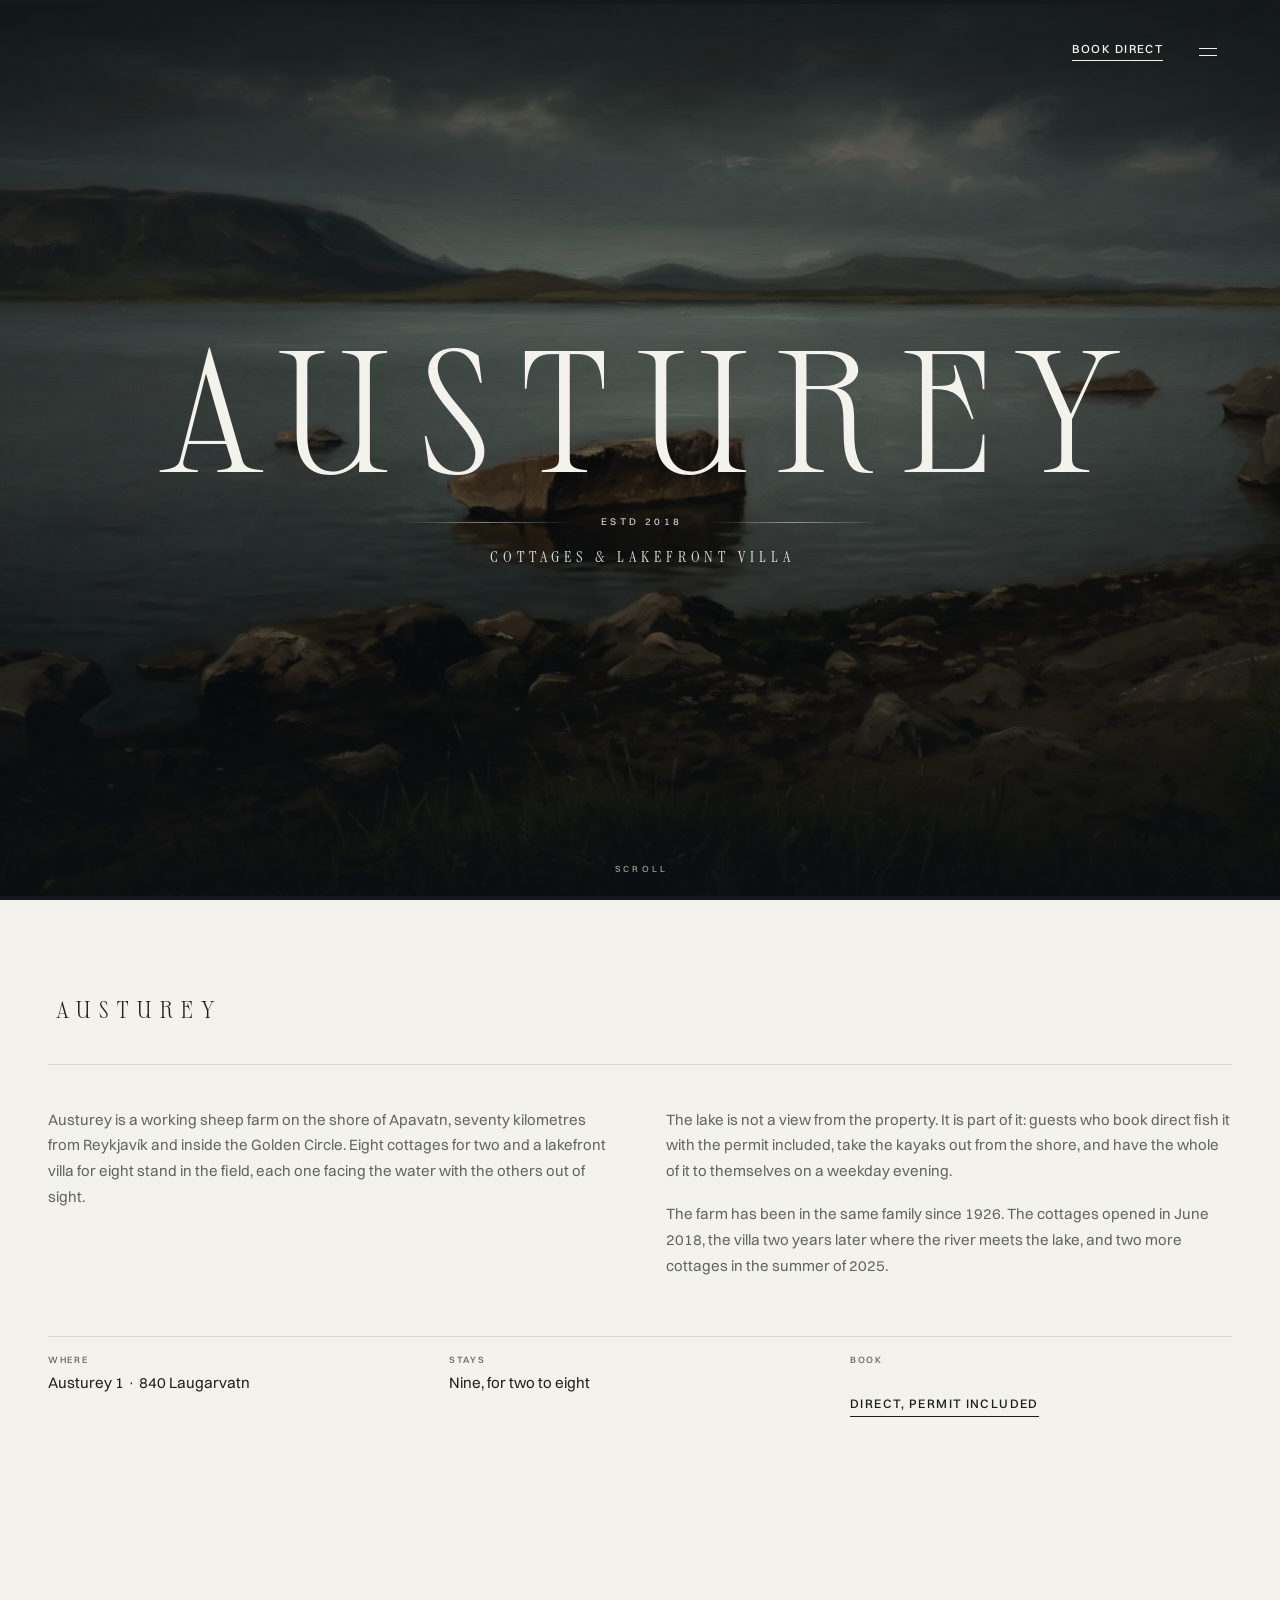
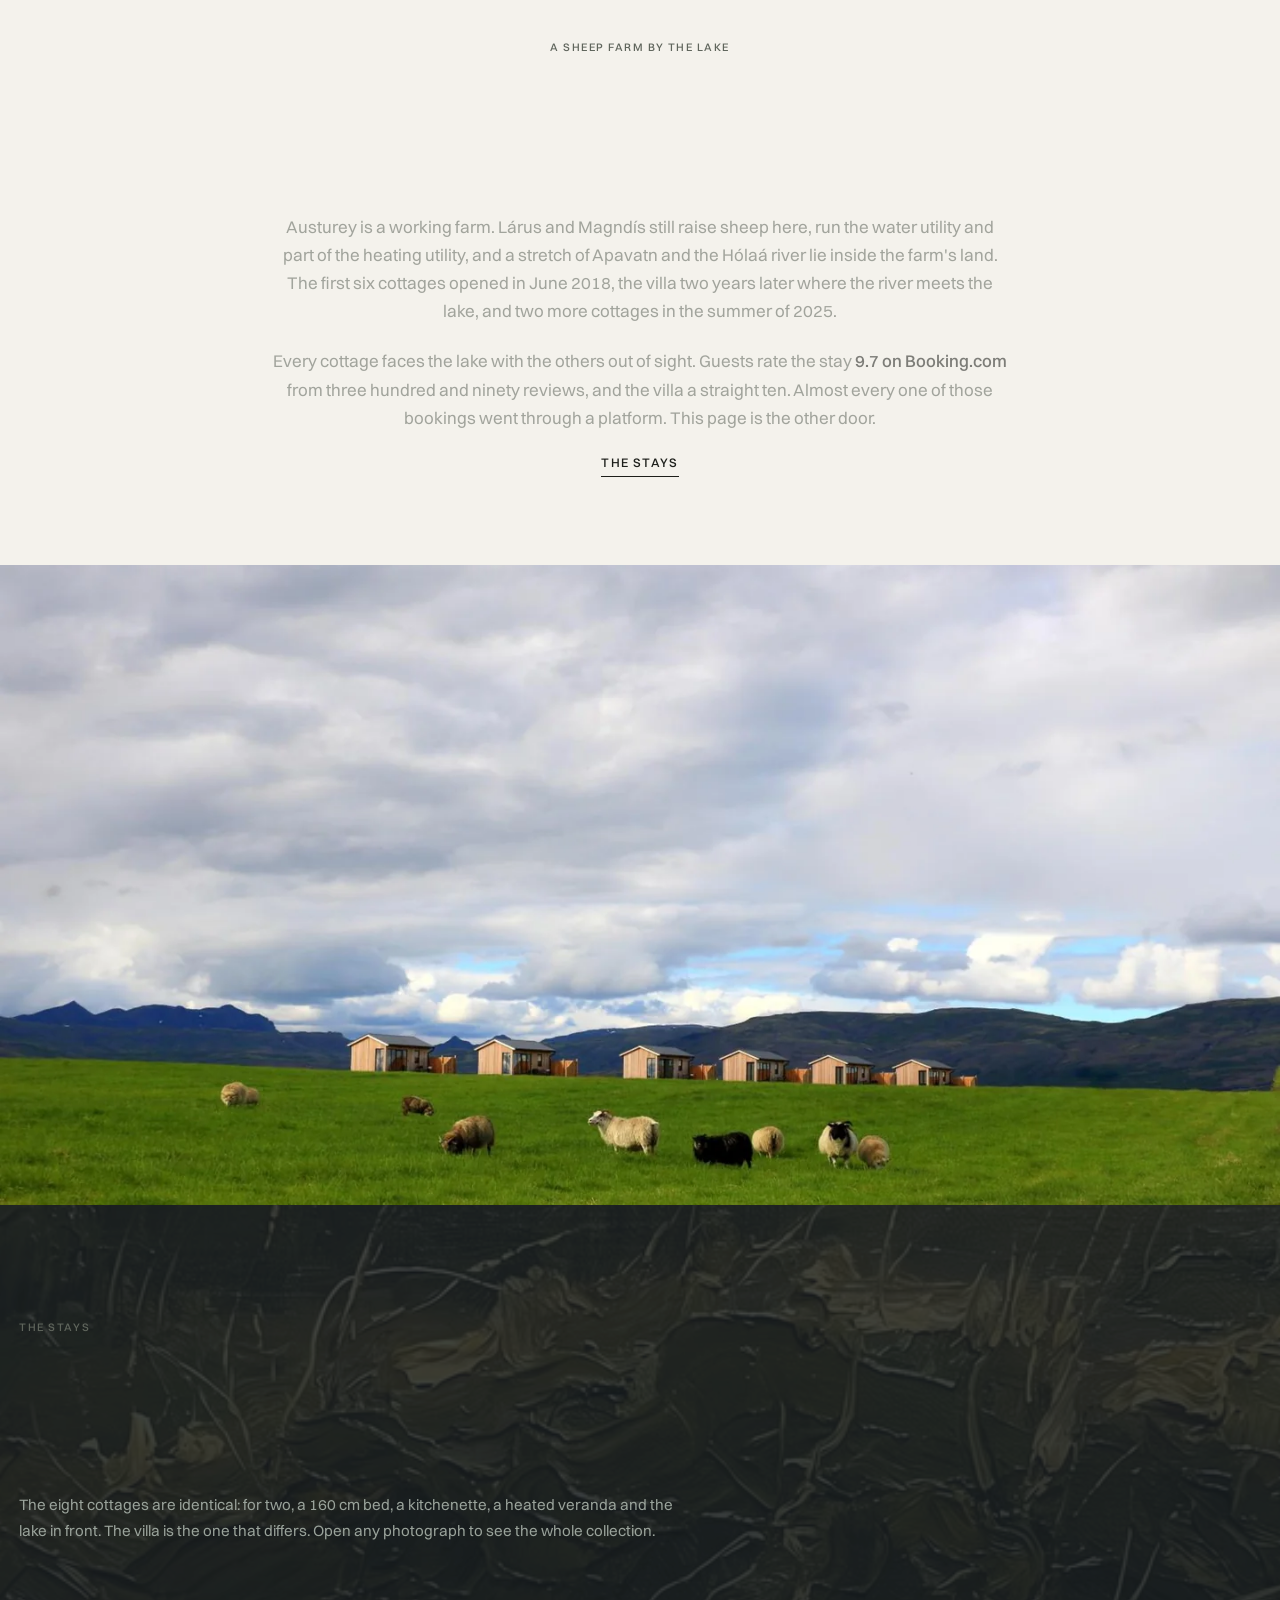
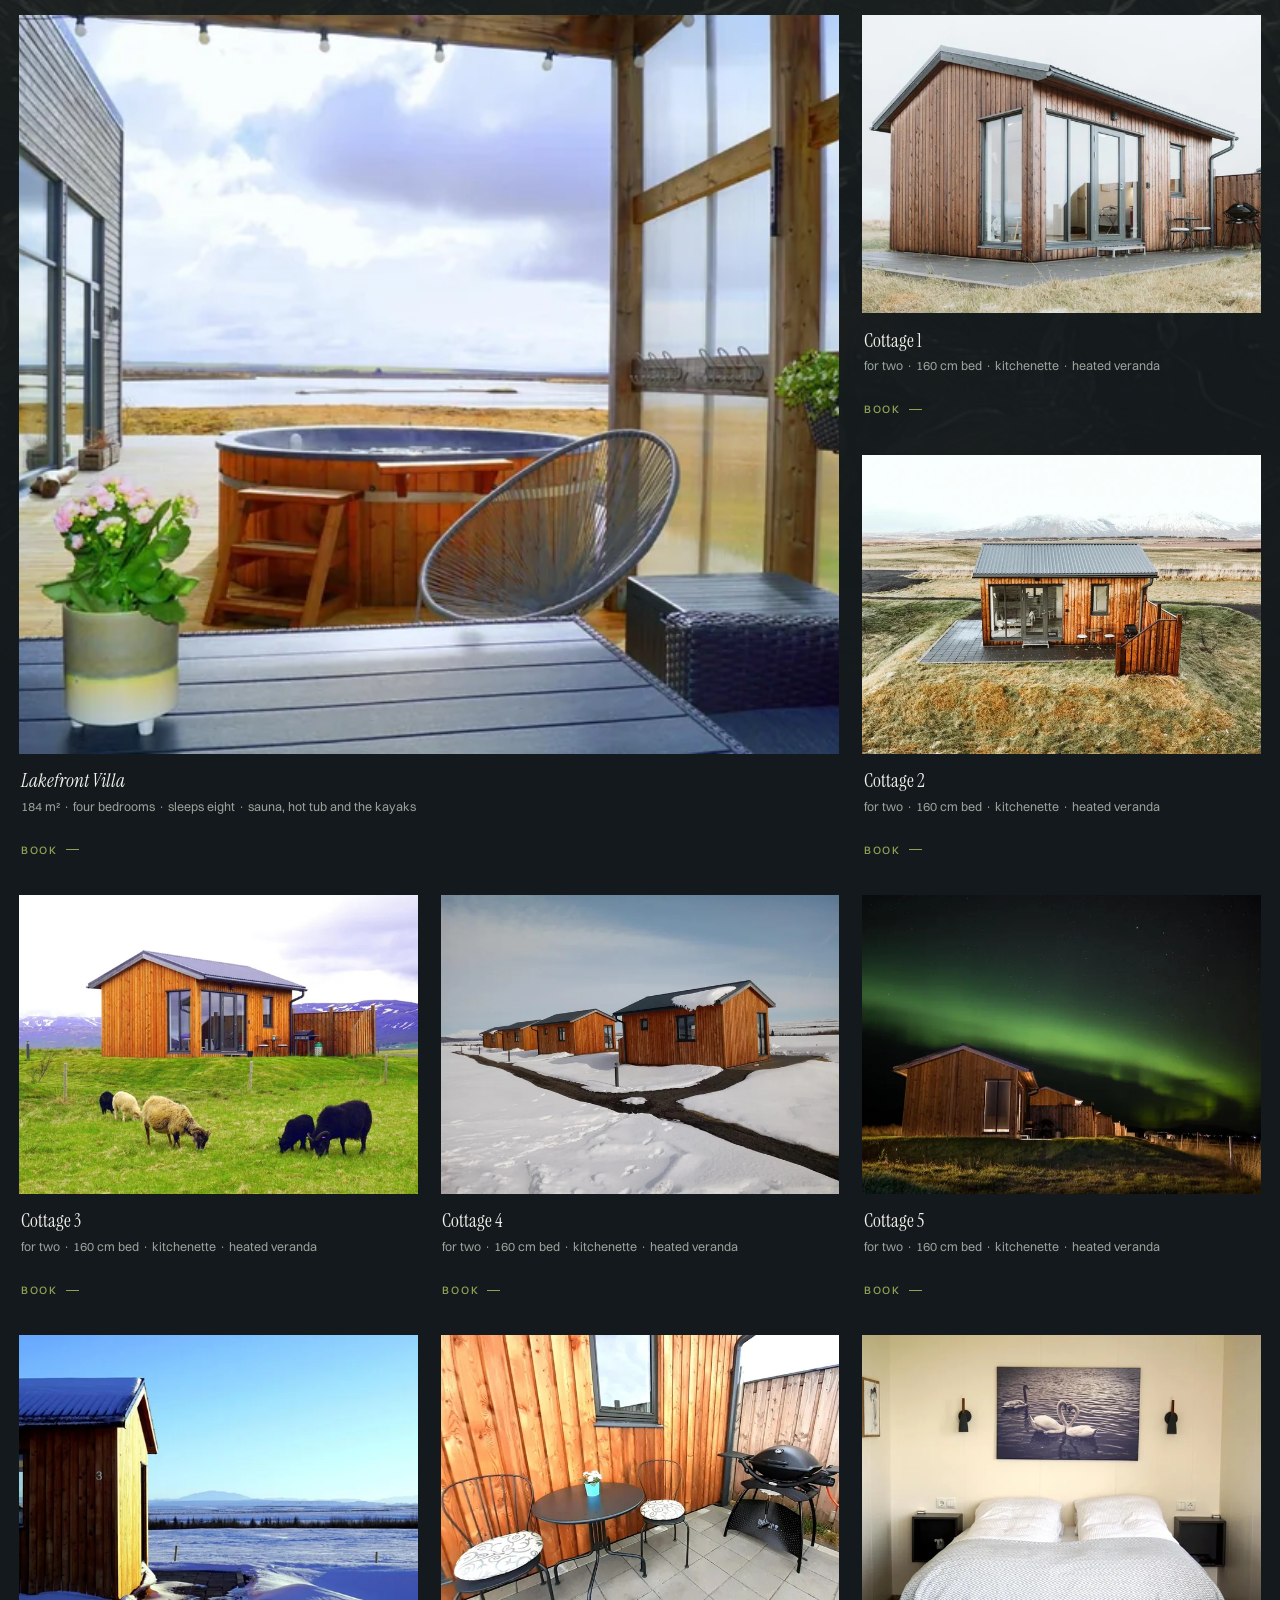
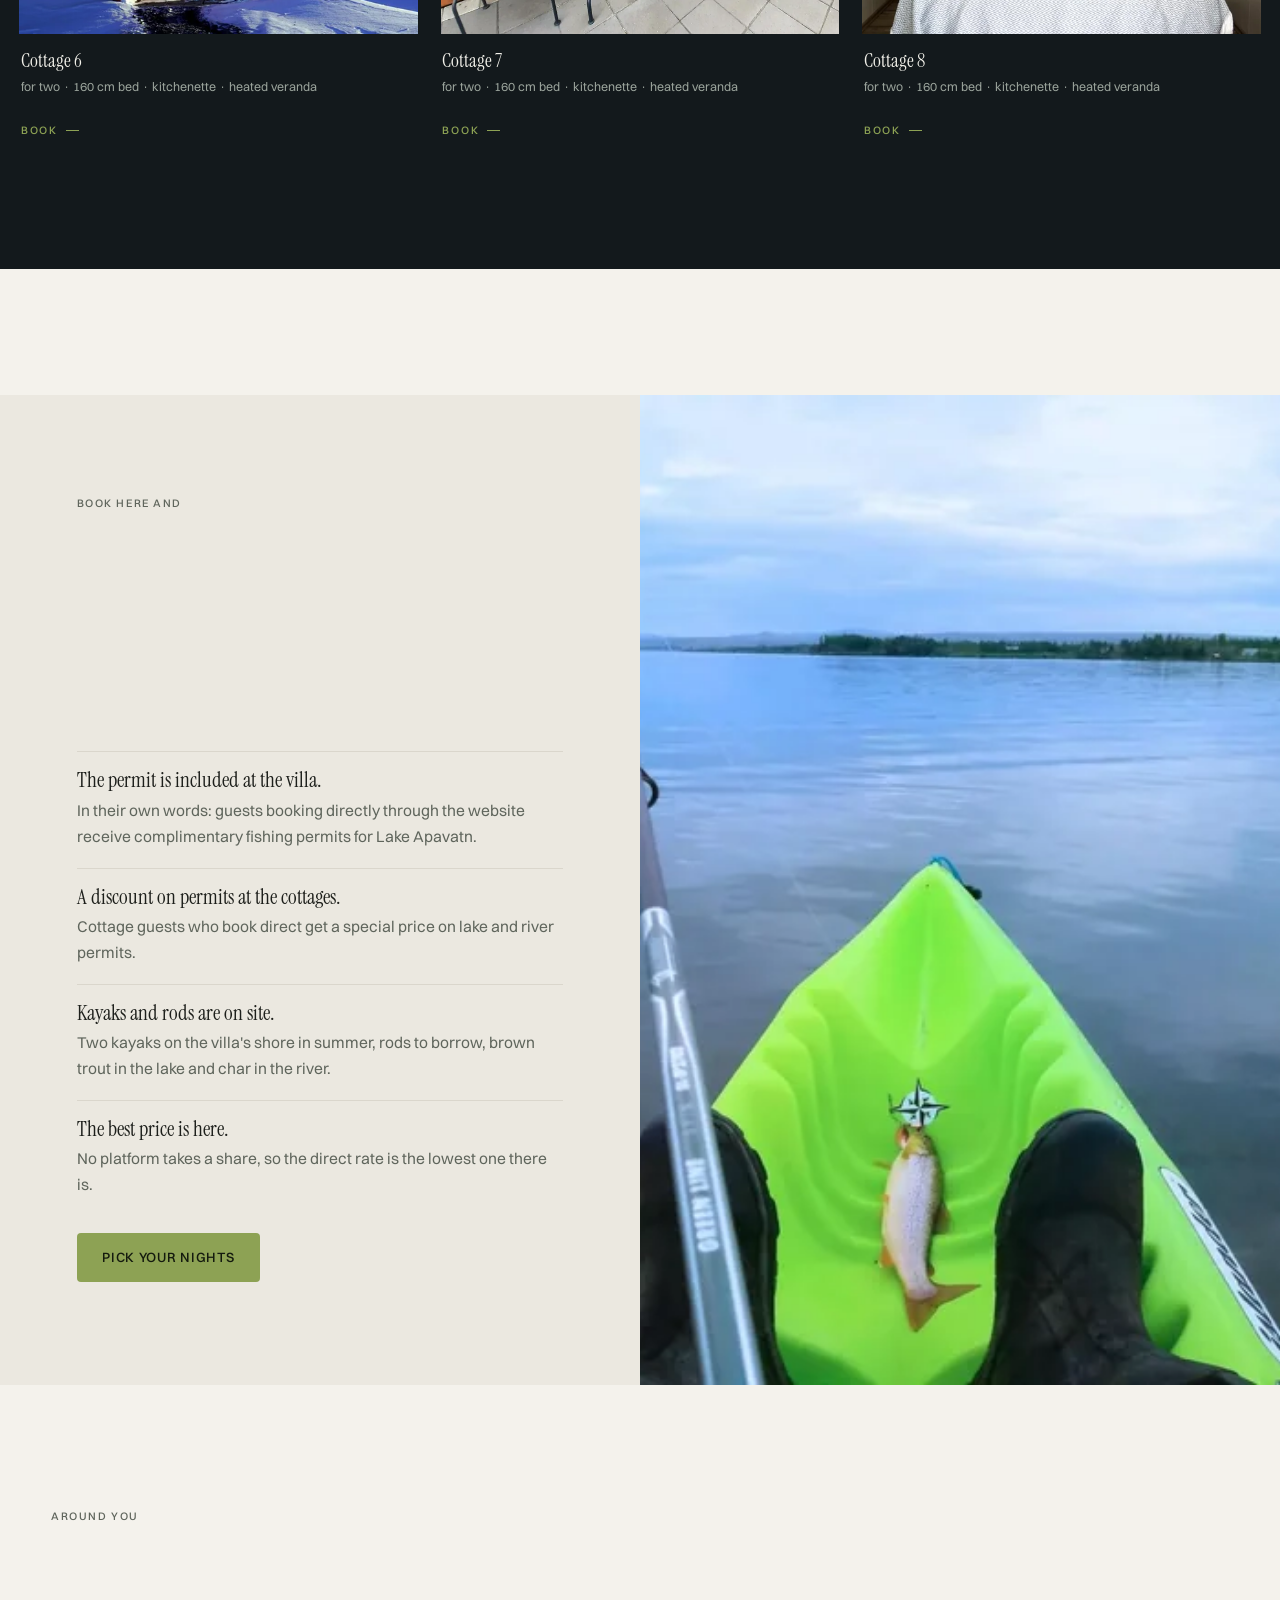
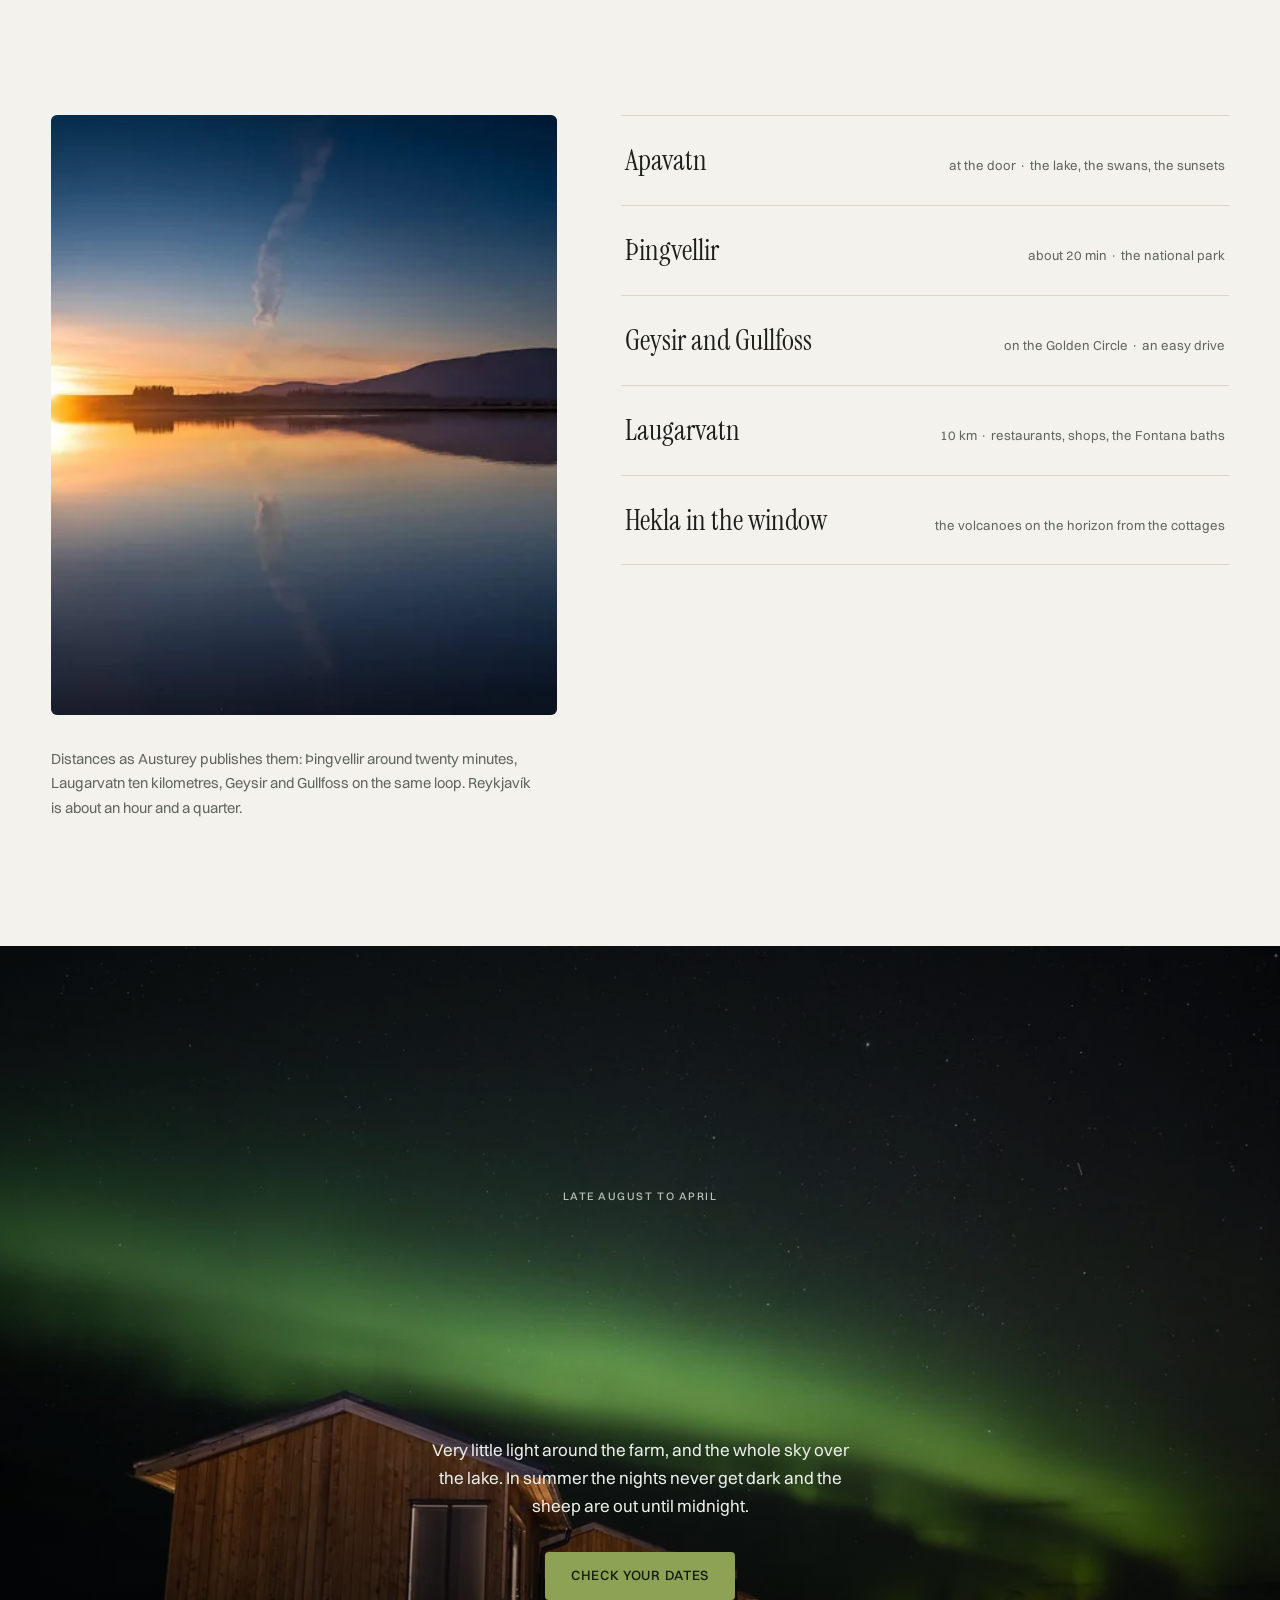
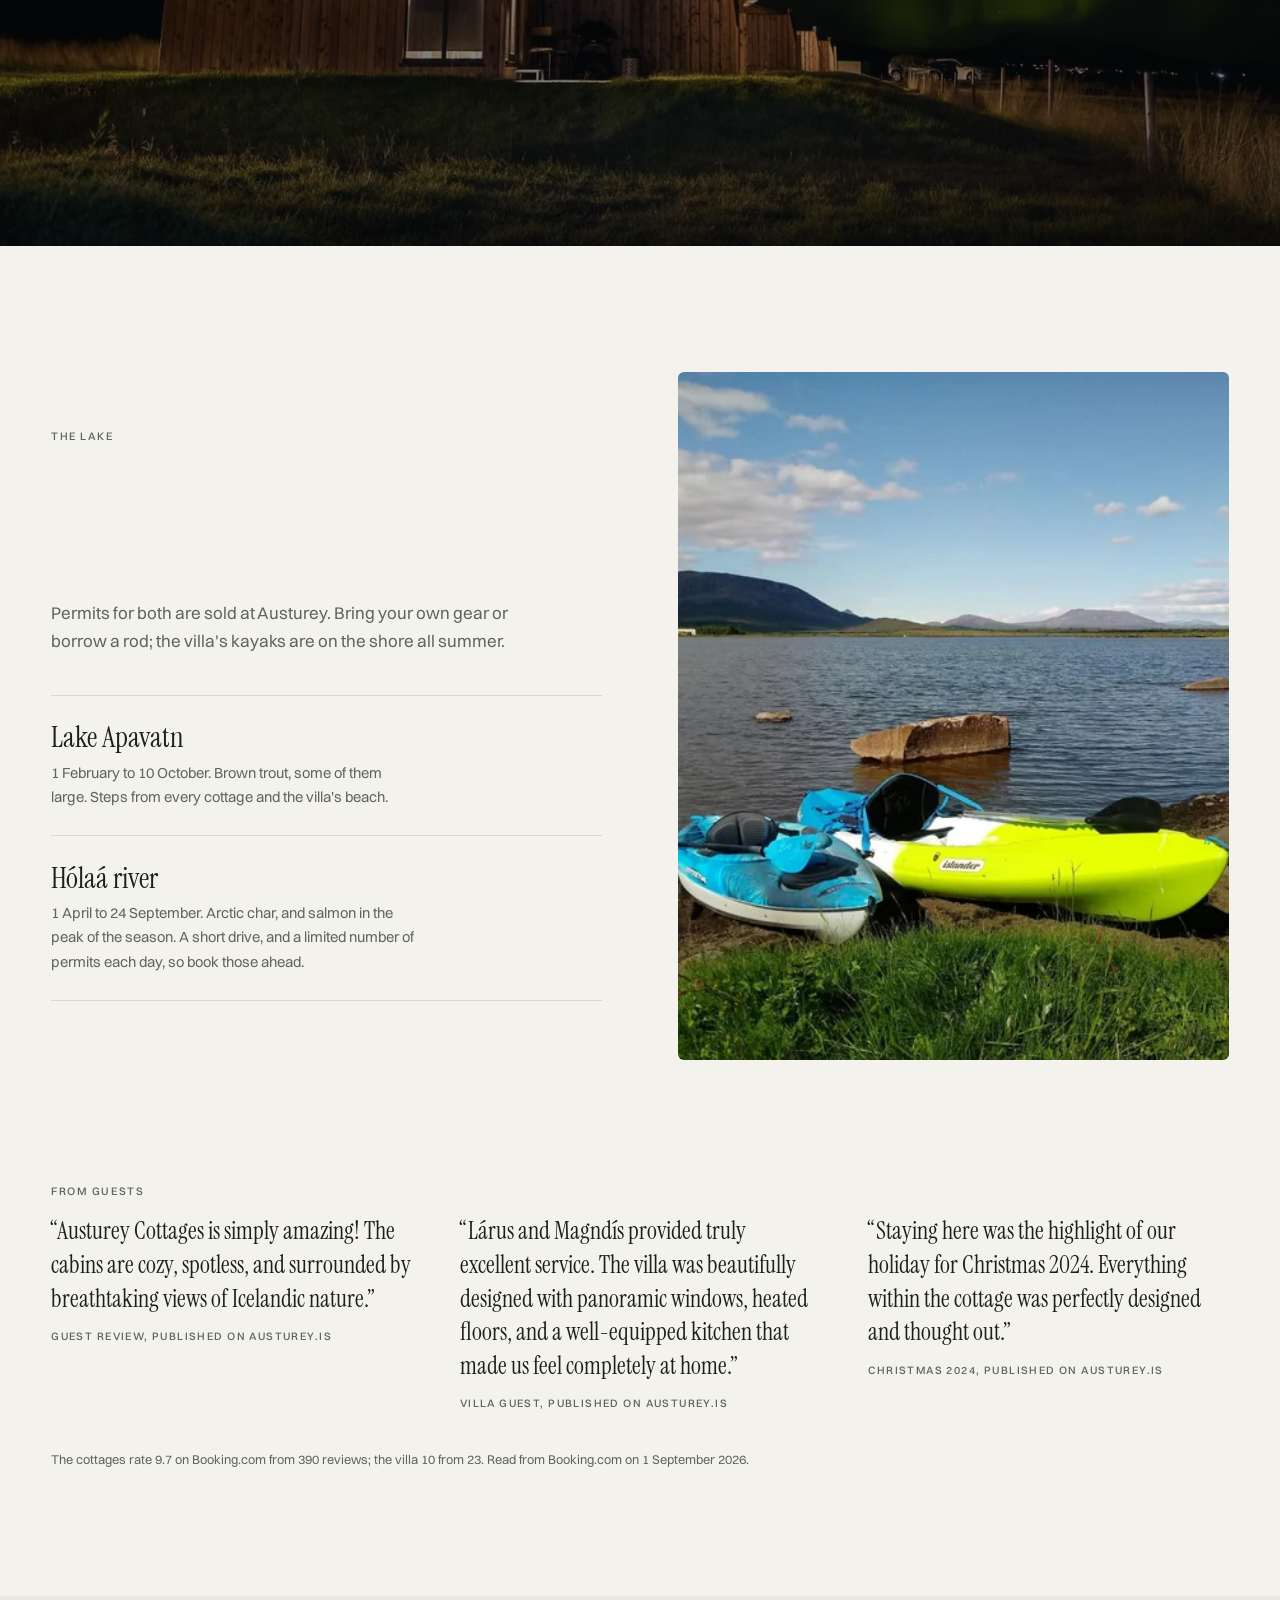
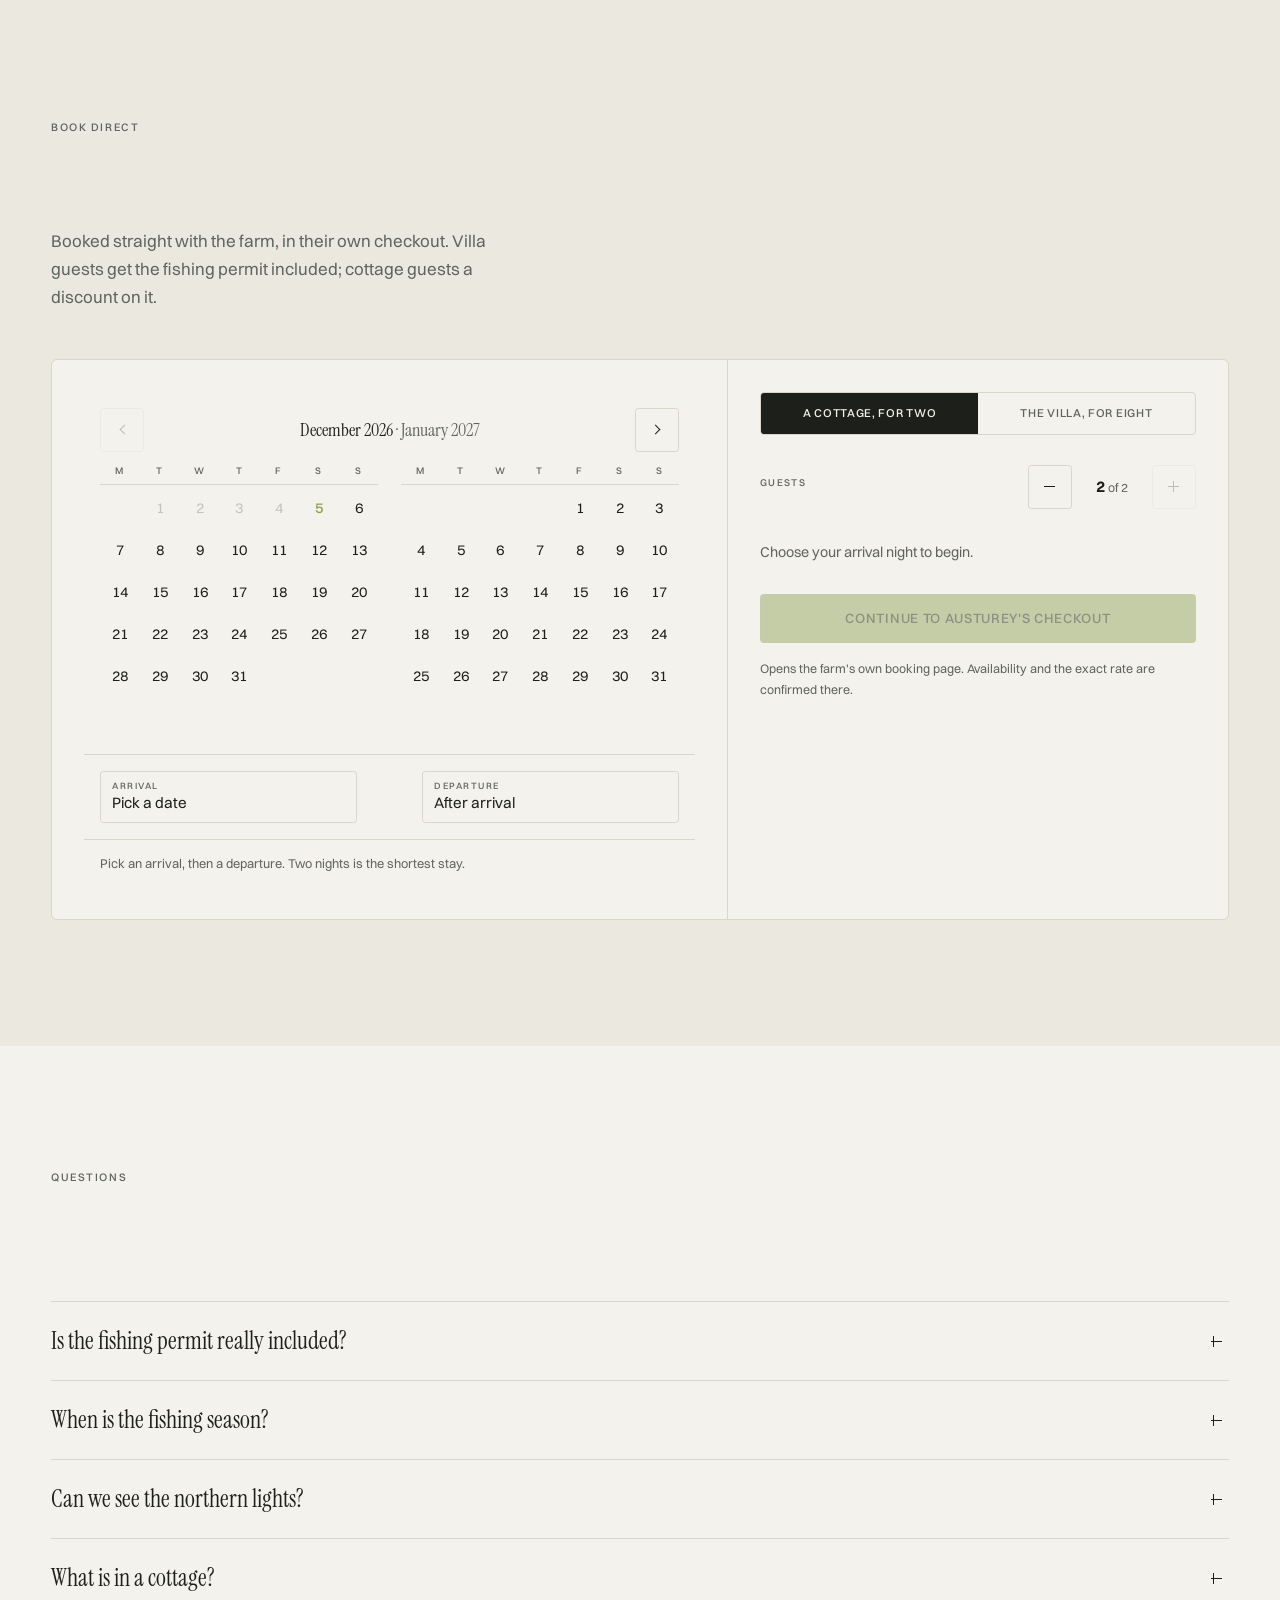
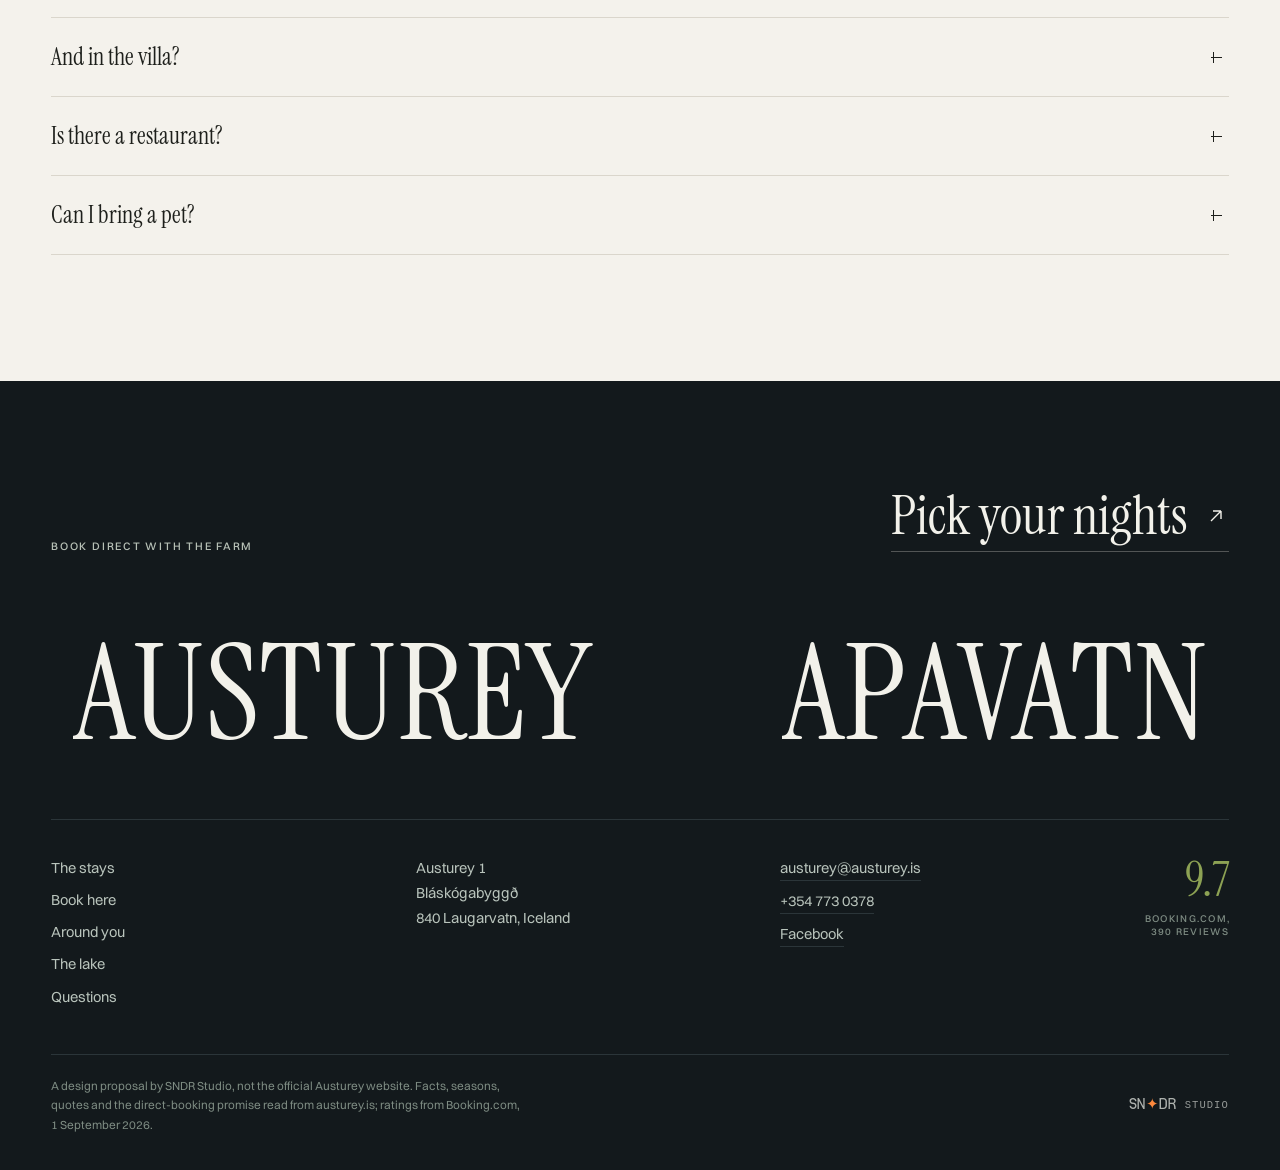
<file: index.html>
<!DOCTYPE html>
<html lang="en">
<head>
<meta charset="UTF-8">
<meta name="viewport" content="width=device-width, initial-scale=1, viewport-fit=cover">
<meta name="robots" content="noindex, nofollow">
<title>Austurey: eight cottages and a villa on Apavatn, Golden Circle</title>
<meta name="description" content="A sheep farm on the shore of Apavatn since 1926, seventy kilometres from Reykjavík. Eight cottages for two and a lakefront villa for eight with sauna, hot tub and kayaks. Book direct and the fishing permit is included.">
<meta name="theme-color" content="#F4F2EC" id="themeColor">
<link rel="preload" href="assets/fonts/Sprat-CondensedLight.woff2" as="font" type="font/woff2" crossorigin>
<link rel="preload" href="assets/fonts/instrument-serif-v5-latin_latin-ext-regular.woff2" as="font" type="font/woff2" crossorigin>
<link rel="preload" href="assets/fonts/instrument-serif-v5-latin_latin-ext-italic.woff2" as="font" type="font/woff2" crossorigin>
<link rel="preload" href="assets/fonts/Switzer-Regular.woff2" as="font" type="font/woff2" crossorigin>
<link rel="icon" type="image/png" sizes="32x32" href="assets/img/favicon-32.png">
<link rel="apple-touch-icon" href="assets/img/favicon-180.png">
<link rel="stylesheet" href="styles.css?v=64ffa5db">
<script type="application/ld+json">{"@context":"https://schema.org","@graph":[{"@type":"LodgingBusiness","@id":"https://austurey.is/#business","name":"Austurey Gisting","url":"https://austurey.is","email":"austurey@austurey.is","telephone":"+354 773 0378","address":{"@type":"PostalAddress","streetAddress":"Austurey 1","addressLocality":"Bláskógabyggð","postalCode":"840","addressCountry":"IS"},"aggregateRating":{"@type":"AggregateRating","ratingValue":"9.7","bestRating":"10","reviewCount":"390"},"amenityFeature":[{"@type":"LocationFeatureSpecification","name":"Fishing","value":true},{"@type":"LocationFeatureSpecification","name":"EV charger","value":true},{"@type":"LocationFeatureSpecification","name":"Free parking","value":true}],"containsPlace":[{"@type":"Accommodation","name":"Austurey Lakefront Villa","floorSize":{"@type":"QuantitativeValue","value":184,"unitCode":"MTK"},"numberOfBedrooms":4,"occupancy":{"@type":"QuantitativeValue","maxValue":8},"amenityFeature":[{"@type":"LocationFeatureSpecification","name":"Sauna","value":true},{"@type":"LocationFeatureSpecification","name":"Hot tub","value":true},{"@type":"LocationFeatureSpecification","name":"Kayaks","value":true}]},{"@type":"Accommodation","name":"Austurey Cottage","occupancy":{"@type":"QuantitativeValue","maxValue":2},"amenityFeature":[{"@type":"LocationFeatureSpecification","name":"Lake view","value":true},{"@type":"LocationFeatureSpecification","name":"Terrace","value":true}]}]},{"@type":"FAQPage","mainEntity":[{"@type":"Question","name":"Is the fishing permit really included?","acceptedAnswer":{"@type":"Answer","text":"Guests who book the Lakefront Villa directly through Austurey receive complimentary fishing permits for Lake Apavatn. Cottage guests who book direct get a special discount on permits. Rods and kayaks are on site."}},{"@type":"Question","name":"When is the fishing season?","acceptedAnswer":{"@type":"Answer","text":"Lake Apavatn from 1 February to 10 October; the Hólaá river from 1 April to 24 September. River permits are limited each day, so book those in advance."}},{"@type":"Question","name":"Can we see the northern lights?","acceptedAnswer":{"@type":"Answer","text":"From late August until April, on clear nights, from the cottages and the villa. There is very little light around the farm."}},{"@type":"Question","name":"Is there a restaurant?","acceptedAnswer":{"@type":"Answer","text":"No. Every cottage has a kitchenette and the villa a full kitchen; Laugarvatn, ten kilometres away, has restaurants and shops."}},{"@type":"Question","name":"Can I bring a pet?","acceptedAnswer":{"@type":"Answer","text":"Pets are not allowed."}}]}]}</script>
</head>
<body class="at-hero" data-ground="day">

<div class="tintplate" aria-hidden="true"></div>
<div class="tintplate tintplate--foot" aria-hidden="true"></div>

<!-- ═══ ARRIVAL · the curtain, once per session ═══ -->
<div class="arrival" id="arrival" aria-hidden="true">
  <div class="arrival_in">
    <span class="arrival_a">AUSTUREY</span>
    <span class="arrival_c">Apavatn · Golden Circle</span>
    <span class="arrival_rule"><i id="arrivalFill"></i></span>
  </div>
</div>

<!-- ═══ NAV · centred wordmark, condenses on first scroll (KUBE) ═══ -->
<header class="nav" id="nav">
  <div class="nav_bg" aria-hidden="true"></div>
  <div class="nav_in">
    <a class="nav_skip" href="#main">Skip to content</a>
    <a class="nav_logo" href="#top">
      <span class="nav_logo_a">AUSTUREY</span><span class="nav_logo_c">Apavatn · Golden Circle</span>
    </a>
    <div class="nav_right">
      <a class="nav_book" href="#boka">Book direct</a>
      <button class="nav_burger" id="burger" type="button" aria-expanded="false" aria-controls="menu" aria-label="Open menu">
        <span></span><span></span>
      </button>
    </div>
  </div>
</header>

<div class="menu" id="menu" hidden>
  <nav class="menu_links" aria-label="Main">
    <ul id="menuList">
      <li><a href="#stays"><span>The stays</span><em>Villa and eight cottages</em></a></li>
      <li><a href="#included"><span>Book here</span><em>What the lake includes</em></a></li>
      <li><a href="#around"><span>Around you</span><em>The Golden Circle</em></a></li>
      <li><a href="#lake"><span>The lake</span><em>Fishing and kayaks</em></a></li>
      <li><a href="#boka"><span>Book direct</span><em>Pick your nights</em></a></li>
    </ul>
    <div class="menu_foot">
      <a href="mailto:austurey@austurey.is">austurey@austurey.is</a>
      <span>Austurey 1 · 840 Laugarvatn</span>
    </div>
  </nav>
  <div class="menu_visual" aria-hidden="true">
    <span class="menu_scrim" aria-hidden="true"></span>
    <img class="menu_img is-visible" data-img="cott-row" data-w="720 1440 2560" sizes="50vw" alt="">
    <img class="menu_img" data-img="villa-kayaks" data-w="720 1440 2560" data-p="720 1080" sizes="50vw" alt="">
    <img class="menu_img" data-img="cott-corner" data-w="720 1440" data-p="720" sizes="50vw" alt="">
    <img class="menu_img" data-img="kayak-pov" data-w="720 1440" sizes="50vw" alt="">
    <img class="menu_img" data-img="villa-tub" data-w="720 1440 2560" data-p="720" sizes="50vw" alt="">
  </div>
</div>

<main id="main">

  <!-- ═══ 1 · HERO · the poster card over the lake ═══ -->
  <!-- ═══ 1 · THE PLATE · a painting of their own lake, and the mark on it ═══ -->
  <section class="plate" id="top" aria-label="Austurey">
    <div class="plate_art" data-img-wrap>
      <picture>
        <source media="(max-width: 860px)" srcset="assets/img/paint-lake-p@720.webp 720w, assets/img/paint-lake-p@1080.webp 1080w" sizes="100vw">
        <img class="plate_img" src="assets/img/paint-lake@1440.webp"
          srcset="assets/img/paint-lake@720.webp 720w, assets/img/paint-lake@1440.webp 1440w, assets/img/paint-lake@2560.webp 2560w"
          sizes="100vw" alt="Apavatn painted as a tonal landscape: the far ridge, the still water and the stony shore below the farm"
          fetchpriority="high">
      </picture>
      <span class="plate_veil" aria-hidden="true"></span>
    </div>

    <h1 class="plate_mark">
      <span class="plate_word">AUSTUREY</span>
      <span class="plate_rule" aria-hidden="true"><i>ESTD 2018</i></span>
      <span class="plate_sub">Cottages &amp; Lakefront Villa</span>
    </h1>

    <p class="plate_hint" aria-hidden="true">Scroll</p>
  </section>

  <!-- ═══ 1b · THE STATEMENT · cream paper, the brand said plainly ═══ -->
  <section class="leaf" aria-label="Austurey, in short">
    <div class="leaf_in">
      <p class="leaf_mark">AUSTUREY</p>
      <div class="leaf_body">
        <div class="leaf_col">
          <p class="rev">Austurey is a working sheep farm on the shore of Apavatn, seventy kilometres from Reykjavík and inside the Golden Circle. Eight cottages for two and a lakefront villa for eight stand in the field, each one facing the water with the others out of sight.</p>
        </div>
        <div class="leaf_col">
          <p class="rev">The lake is not a view from the property. It is part of it: guests who book direct fish it with the permit included, take the kayaks out from the shore, and have the whole of it to themselves on a weekday evening.</p>
          <p class="rev">The farm has been in the same family since 1926. The cottages opened in June 2018, the villa two years later where the river meets the lake, and two more cottages in the summer of 2025.</p>
        </div>
      </div>
      <dl class="leaf_meta">
        <div><dt>Where</dt><dd>Austurey 1 · 840 Laugarvatn</dd></div>
        <div><dt>Stays</dt><dd>Nine, for two to eight</dd></div>
        <div><dt>Book</dt><dd><a class="ulink" href="#boka">Direct, permit included</a></dd></div>
      </dl>
    </div>
  </section>

  <!-- ═══ 2 · INTRO ═══ -->
  <section class="intro" id="um">
    <div class="wrap intro_in">
      <p class="eyebrow rev">A sheep farm by the lake</p>
      <h2 class="h2 intro_h" data-reveal data-split="lines">In the family since 1926, with guests since 2018.</h2>
      <p class="intro_p" data-scrub-words>Austurey is a working farm. Lárus and Magndís still raise sheep here, run the water utility and part of the heating utility, and a stretch of Apavatn and the Hólaá river lie inside the farm's land. The first six cottages opened in June 2018, the villa two years later where the river meets the lake, and two more cottages in the summer of 2025.</p>
      <p class="intro_p" data-scrub-words>Every cottage faces the lake with the others out of sight. Guests rate the stay <strong>9.7 on Booking.com</strong> from three hundred and ninety reviews, and the villa a straight ten. Almost every one of those bookings went through a platform. This page is the other door.</p>
      <a class="ulink rev" href="#stays">The stays</a>
    </div>
    <figure class="frame intro_fig rev" data-img-wrap>
      <img data-img="cott-panorama" data-w="720 1440 2560" data-p="720" sizes="100vw" alt="The farm, the cottages and the sheep, with the mountains behind" loading="lazy">
    </figure>
  </section>

  <!-- ═══ 3 · THE STAYS (KUBE rooms machine: tags, count, deep links) ═══ -->
  <!-- ═══ 3 · THE GALLERY · nine cards, and the collection behind them ═══ -->
  <section class="gal" id="stays">
    <div class="gal_wash" aria-hidden="true">
      <img data-img="wash-turf" data-w="1440 2560" sizes="100vw" alt="" loading="lazy">
    </div>

    <div class="gal_in">
      <header class="gal_head">
        <p class="eyebrow rev">The stays</p>
        <h2 class="h2" data-reveal data-split="lines">One villa, eight cottages, nine places to sleep by the water.</h2>
        <p class="gal_note rev">The eight cottages are identical: for two, a 160 cm bed, a kitchenette, a heated veranda and the lake in front. The villa is the one that differs. Open any photograph to see the whole collection.</p>
      </header>

      <div class="gal_grid" id="galGrid"></div>
    </div>
  </section>

  <!-- the lightbox -->
  <div class="lbox" id="lbox" role="dialog" aria-modal="true" aria-label="Photographs of Austurey" hidden>
    <button type="button" class="lbox_close" aria-label="Close">&#215;</button>
    <figure class="lbox_fig">
      <img class="lbox_img" alt="" src="[data-uri]" width="1" height="1">
      <figcaption class="lbox_cap"></figcaption>
    </figure>
    <button type="button" class="lbox_nav lbox_nav--prev" data-prev aria-label="Previous photograph"></button>
    <button type="button" class="lbox_nav lbox_nav--next" data-next aria-label="Next photograph"></button>
  </div>

  <!-- ═══ 4 · INCLUDED WHEN YOU BOOK HERE (the SAND split) ═══ -->
  <section class="incl" id="included">
    <div class="incl_paper">
      <p class="eyebrow rev">Book here and</p>
      <h2 class="incl_h" data-reveal data-split="lines">the lake is <i>yours.</i></h2>
      <ul class="incl_list rev">
        <li><strong>The permit is included at the villa.</strong> In their own words: guests booking directly through the website receive complimentary fishing permits for Lake Apavatn.</li>
        <li><strong>A discount on permits at the cottages.</strong> Cottage guests who book direct get a special price on lake and river permits.</li>
        <li><strong>Kayaks and rods are on site.</strong> Two kayaks on the villa's shore in summer, rods to borrow, brown trout in the lake and char in the river.</li>
        <li><strong>The best price is here.</strong> No platform takes a share, so the direct rate is the lowest one there is.</li>
      </ul>
      <a class="btn rev" href="#boka">Pick your nights</a>
    </div>
    <figure class="incl_photo" data-img-wrap>
      <img data-img="kayak-pov" data-w="720 1440" sizes="(max-width: 860px) 100vw, 50vw" alt="From a kayak on Apavatn, a rod across the bow" loading="lazy">
    </figure>
  </section>

  <!-- ═══ 5 · AROUND YOU (hover crossfade) ═══ -->
  <section class="exp wrap" id="around">
    <p class="eyebrow rev">Around you</p>
    <h2 class="h2" data-reveal data-split="lines">The Golden Circle, from a quiet side of it.</h2>
    <div class="exp_grid">
      <div class="exp_imgs" aria-hidden="true">
        <img class="exp_img is-visible" data-img="lake-sunset" data-w="720 1440" data-p="720" sizes="(max-width: 860px) 100vw, 40vw" alt="" loading="lazy">
        <img class="exp_img" data-img="cott-hekla" data-w="720 1440 2560" sizes="(max-width: 860px) 50vw, 40vw" alt="" loading="lazy">
        <img class="exp_img" data-img="cott-corner" data-w="720 1440" data-p="720" sizes="(max-width: 860px) 50vw, 40vw" alt="" loading="lazy">
        <img class="exp_img" data-img="sheep-field" data-w="720 1440" sizes="(max-width: 860px) 50vw, 40vw" alt="" loading="lazy">
        <img class="exp_img" data-img="cott-winter" data-w="720 1440 2560" sizes="(max-width: 860px) 50vw, 40vw" alt="" loading="lazy">
      </div>
      <ul class="exp_rows" id="expRows">
        <li><button type="button"><span>Apavatn</span><em>at the door · the lake, the swans, the sunsets</em></button></li>
        <li><button type="button"><span>Þingvellir</span><em>about 20 min · the national park</em></button></li>
        <li><button type="button"><span>Geysir and Gullfoss</span><em>on the Golden Circle · an easy drive</em></button></li>
        <li><button type="button"><span>Laugarvatn</span><em>10 km · restaurants, shops, the Fontana baths</em></button></li>
        <li><button type="button"><span>Hekla in the window</span><em>the volcanoes on the horizon from the cottages</em></button></li>
      </ul>
    </div>
    <p class="exp_note rev">Distances as Austurey publishes them: Þingvellir around twenty minutes, Laugarvatn ten kilometres, Geysir and Gullfoss on the same loop. Reykjavík is about an hour and a quarter.</p>
  </section>

  <!-- ═══ 6 · THE LIGHTS (full-screen dark band) ═══ -->
  <section class="cta" id="nott" data-ground="night">
    <figure class="cta_media">
      <img data-img="cott-aurora" data-w="720 1440 2560" data-p="720 1080" sizes="100vw" alt="The northern lights over a cottage at Austurey" loading="lazy">
    </figure>
    <div class="cta_type">
      <p class="eyebrow eyebrow--light rev">Late August to April</p>
      <h2 class="display" data-reveal data-split="lines">The lights come to the shore.</h2>
      <p class="cta_sub rev">Very little light around the farm, and the whole sky over the lake. In summer the nights never get dark and the sheep are out until midnight.</p>
      <a class="btn rev" href="#boka">Check your dates</a>
    </div>
  </section>

  <!-- ═══ 7 · THE LAKE (split, hover rows + image swap) ═══ -->
  <section class="farm wrap" id="lake">
    <div class="farm_type">
      <p class="eyebrow rev">The lake</p>
      <h2 class="h2" data-reveal data-split="lines">Two waters, one permit desk: the farm's own.</h2>
      <p class="farm_p rev">Permits for both are sold at Austurey. Bring your own gear or borrow a rod; the villa's kayaks are on the shore all summer.</p>
      <div class="farm_rows" id="farmRows">
        <div class="farm_row"><h3>Lake Apavatn</h3><p>1 February to 10 October. Brown trout, some of them large. Steps from every cottage and the villa's beach.</p></div>
        <div class="farm_row"><h3>Hólaá river</h3><p>1 April to 24 September. Arctic char, and salmon in the peak of the season. A short drive, and a limited number of permits each day, so book those ahead.</p></div>
      </div>
    </div>
    <div class="farm_imgs" aria-hidden="true">
      <img class="farm_img is-active" data-img="villa-kayaks" data-w="720 1440 2560" data-p="720 1080" sizes="(max-width: 860px) 50vw, 40vw" alt="">
      <img class="farm_img" data-img="villa-aerial" data-w="720 1440" sizes="(max-width: 860px) 50vw, 40vw" alt="">
    </div>
  </section>

  <!-- ═══ VOICES ═══ -->
  <section class="voices">
    <div class="wrap">
      <p class="eyebrow rev">From guests</p>
      <div class="voices_grid rev">
        <blockquote><p>“Austurey Cottages is simply amazing! The cabins are cozy, spotless, and surrounded by breathtaking views of Icelandic nature.”</p><cite>Guest review, published on austurey.is</cite></blockquote>
        <blockquote><p>“Lárus and Magndís provided truly excellent service. The villa was beautifully designed with panoramic windows, heated floors, and a well-equipped kitchen that made us feel completely at home.”</p><cite>Villa guest, published on austurey.is</cite></blockquote>
        <blockquote><p>“Staying here was the highlight of our holiday for Christmas 2024. Everything within the cottage was perfectly designed and thought out.”</p><cite>Christmas 2024, published on austurey.is</cite></blockquote>
      </div>
      <p class="voices_note rev">The cottages rate 9.7 on Booking.com from 390 reviews; the villa 10 from 23. Read from Booking.com on 1 September 2026.</p>
    </div>
  </section>

  <!-- ═══ BOOKING ═══ -->
  <section class="book" id="boka">
    <div class="wrap">
      <p class="eyebrow rev">Book direct</p>
      <h2 class="h2" data-reveal data-split="lines">Pick your nights.</h2>
      <p class="book_lead rev">Booked straight with the farm, in their own checkout. Villa guests get the fishing permit included; cottage guests a discount on it.</p>
      <div class="bk rev" id="bk">
        <div class="bk_cal" id="bkCal"></div>
        <div class="bk_side">
          <div class="bk_which" role="group" aria-label="Which stay">
            <button type="button" class="bk_w is-on" data-prop="57635" data-name="a cottage" data-sleeps="2">A cottage, for two</button>
            <button type="button" class="bk_w" data-prop="197629" data-name="the villa" data-sleeps="8">The villa, for eight</button>
          </div>
          <div class="bk_guests">
            <span class="bk_label">Guests</span>
            <div class="bk_step">
              <button type="button" data-g="-1" aria-label="Fewer guests"><i class="bk_sign"></i></button>
              <span aria-live="polite"><b id="bkG">2</b><em> of <span id="bkGmax">2</span></em></span>
              <button type="button" data-g="1" aria-label="More guests"><i class="bk_sign bk_sign--plus"></i></button>
            </div>
          </div>
          <p class="bk_sum" id="outSum">Choose your arrival night to begin.</p>
          <a class="btn" id="bkGo" href="https://property.godo.is/booking2.php?propid=57635&referer=austurey.is" target="_blank" rel="noopener" aria-disabled="true">Continue to Austurey's checkout</a>
          <p class="bk_note">Opens the farm's own booking page. Availability and the exact rate are confirmed there.</p>
        </div>
      </div>
    </div>
  </section>

  <!-- ═══ FAQ ═══ -->
  <section class="faq wrap" id="faq">
    <p class="eyebrow rev">Questions</p>
    <h2 class="h2" data-reveal data-split="lines">Before you book.</h2>
    <div class="faq_list rev">
      <details><summary>Is the fishing permit really included?</summary><p>For the villa, yes: book directly through Austurey and the permit for Lake Apavatn comes with the stay. Cottage guests who book direct get a special discount on permits. Rods can be borrowed and the villa's kayaks are on the shore in summer.</p></details>
      <details><summary>When is the fishing season?</summary><p>Lake Apavatn from 1 February to 10 October, the Hólaá river from 1 April to 24 September. River permits are limited each day, so ask for those in advance.</p></details>
      <details><summary>Can we see the northern lights?</summary><p>From late August until April, on clear nights, from the cottages and the villa. There is very little light around the farm.</p></details>
      <details><summary>What is in a cottage?</summary><p>A 160 cm double bed, a private bathroom with a shower, a kitchenette, a dining table, a flat screen, free Wi-Fi, binoculars for the birds, and a heated veranda with garden furniture and a gas grill, facing the lake.</p></details>
      <details><summary>And in the villa?</summary><p>184 square metres, four bedrooms for eight, two bathrooms, a full kitchen, a fireplace, an indoor sauna, a large hot tub on the terrace facing the lake, a washing machine and dryer, covered parking and an EV charger.</p></details>
      <details><summary>Is there a restaurant?</summary><p>No. The cottages have kitchenettes and the villa a full kitchen. Laugarvatn, ten kilometres away, has restaurants, shops and the Fontana baths.</p></details>
      <details><summary>Can I bring a pet?</summary><p>Pets are not allowed.</p></details>
    </div>
  </section>

</main>

<!-- ═══ FOOTER ═══ -->
<footer class="foot" id="contact" data-ground="night">
  <div class="foot_stage" id="footStage">
    <div class="foot_inner wrap">
      <div class="foot_top">
        <p class="foot_eyebrow">Book direct with the farm</p>
        <a class="foot_cta" href="#boka">
          <span>Pick your nights</span>
          <svg width="26" height="26" viewBox="0 0 26 26" aria-hidden="true"><path d="M8 18 L18 8 M18 8 H10 M18 8 V16" fill="none" stroke="currentColor" stroke-width="1.4"/></svg>
        </a>
      </div>
      <div class="foot_wm" id="footWm" aria-hidden="true">
        <span class="foot_wm_word"><i>AUSTUREY</i></span><span class="foot_wm_word"><i>APAVATN</i></span>
      </div>
      <div class="foot_grid">
        <nav class="foot_nav" aria-label="Footer">
          <a href="#stays">The stays</a>
          <a href="#included">Book here</a>
          <a href="#around">Around you</a>
          <a href="#lake">The lake</a>
          <a href="#faq">Questions</a>
        </nav>
        <address class="foot_addr">
          Austurey 1<br>Bláskógabyggð<br>840 Laugarvatn, Iceland
        </address>
        <div class="foot_reach">
          <a href="mailto:austurey@austurey.is">austurey@austurey.is</a>
          <a href="tel:+3547730378">+354 773 0378</a>
          <a href="https://www.facebook.com/austureycottages/" target="_blank" rel="noopener">Facebook</a>
        </div>
        <p class="foot_rating"><b>9.7</b><span>Booking.com, 390 reviews</span></p>
      </div>
      <div class="foot_legal">
        <p>A design proposal by SNDR Studio, not the official Austurey website. Facts, seasons, quotes and the direct-booking promise read from austurey.is; ratings from Booking.com, 1 September 2026.</p>
        <a class="sndr foot_credit" href="https://sndr-studio.pages.dev" target="_blank" rel="noopener" aria-label="Hannað af SNDR Studio" data-logotype><span class="sndr__mark">SN<i>✦</i>DR</span><span class="sndr__studio">STUDIO</span></a>
      </div>
    </div>
  </div>
</footer>

<div class="mobilebar_wrap"><a class="mobilebar" href="#boka">Book direct, permit included</a></div>

<script src="assets/vendor/gsap.min.js"></script>
<script src="assets/vendor/ScrollTrigger.min.js"></script>
<script src="assets/vendor/lenis.min.js"></script>
<script src="assets/vendor/staypicker.js"></script>
<script src="app.js?v=224609c3"></script>
</body>
</html>
</file>
<file: styles.css>
/* ==========================================================================
   AUSTUREY · the KUBE direct-booking machine, ported from Sky Retreat, back on
   daylight paper. ONE accent (birch), booking actions only. Line-masked reveals.
   The hero is a paper card over the lake; the included-band is a paper/photo split.
   ========================================================================== */

@font-face { font-family: 'Instrument Serif'; src: url('assets/fonts/instrument-serif-v5-latin_latin-ext-regular.woff2') format('woff2'); font-weight: 400; font-style: normal; font-display: swap; }
@font-face { font-family: 'Instrument Serif'; src: url('assets/fonts/instrument-serif-v5-latin_latin-ext-italic.woff2') format('woff2'); font-weight: 400; font-style: italic; font-display: swap; }
@font-face { font-family: 'Switzer'; src: url('assets/fonts/Switzer-Regular.woff2') format('woff2'); font-weight: 400; font-display: swap; }
@font-face { font-family: 'Switzer'; src: url('assets/fonts/Switzer-Medium.woff2') format('woff2'); font-weight: 500; font-display: swap; }
/* Sprat Condensed Light (Collletttivo, OFL) — the masthead face. Verified by
   its internal name record before use, because three display fonts in the
   library are not what their folder says they are and a build that specifies
   one silently ships a different proportion. Full Icelandic, checked. */
@font-face { font-family: 'Sprat'; src: url('assets/fonts/Sprat-CondensedLight.woff2') format('woff2'); font-weight: 300; font-style: normal; font-display: swap; }
@font-face { font-family: 'ProjektBlackbirdIS'; src: url('assets/fonts/ProjektBlackbirdIS.otf') format('opentype'); font-weight: 400; font-display: swap; }

:root {
  --paper: #F4F2EC;
  --paper-2: #EBE8E0;
  --night: #13191C;
  --night-2: #1B2327;
  --birch: #8DA254;
  --birch-hi: #9DB264;
  --on-birch: #141A0E;

  --g-bg: var(--paper);
  --g-bg2: var(--paper-2);
  --g-ink: #1D1F1B;
  --g-soft: #5F655C;
  --g-line: #DAD6CC;

  --disp: 'Instrument Serif', ui-serif, Georgia, serif;
  --mark: 'Sprat', 'Instrument Serif', ui-serif, Georgia, serif;
  --sans: 'Switzer', ui-sans-serif, system-ui, sans-serif;
  --ease: cubic-bezier(.23, 1, .32, 1);
  --expo: cubic-bezier(.19, 1, .22, 1);
  --pad: clamp(1.25rem, 4vw, 3.5rem);
  --nav-h: 6.5rem;
}
body[data-ground="night"] {
  --g-bg: var(--night); --g-bg2: var(--night-2);
  --g-ink: #E9EBE6; --g-soft: #9AA39B; --g-line: #2B3539;
}

* { box-sizing: border-box; margin: 0; padding: 0; }
html { overflow-x: clip; scroll-behavior: auto; }
body { overflow-x: clip; }
html.lenis, html.lenis body { height: auto; }
body {
  background-color: var(--paper);
  color: var(--g-ink);
  font: 400 1.0625rem/1.65 var(--sans);
  -webkit-font-smoothing: antialiased;
  -webkit-tap-highlight-color: transparent;
  transition: background-color 1.6s cubic-bezier(.45,.05,.2,1), color .9s linear;
}
body[data-ground="night"] { background-color: var(--night); }
body.no-scroll { overflow: hidden; }
img { display: block; max-width: 100%; }
a { color: inherit; text-decoration: none; }
button { font: inherit; color: inherit; background: none; border: 0; cursor: pointer; }
:focus-visible { outline: 2px solid var(--birch); outline-offset: 3px; }
.wrap { width: min(100% - 2 * var(--pad), 82rem); margin-inline: auto; }
/* Safari samples this fixed 4px plate for the status strip, so it has to
   follow the ground under it: cream everywhere, ink while the dark hero owns
   the top of the screen. Otherwise the phone shows a pale bar above the
   photograph. */
body.at-hero .tintplate { background: var(--night); }
/* Two AUSTUREY marks stacked, the nav's directly above the plate's, read as a
   duplicate rather than as chrome. The nav mark stands down while the plate
   owns the screen and returns the moment the page scrolls, so the plate is one
   composed image and the nav is still constant everywhere else. */
body.at-hero .nav_logo { opacity: 0; pointer-events: none; }
.nav_logo { transition: opacity .55s var(--ease), transform .6s cubic-bezier(.65,0,.35,1); }
.tintplate { position: fixed; inset: 0 0 auto 0; height: 4px; z-index: 60; pointer-events: none; background-color: var(--g-bg); transition: background-color 1.6s cubic-bezier(.45,.05,.2,1); }
.tintplate--foot { inset: auto 0 0 0; }

.eyebrow { font: 500 .6875rem/1 var(--sans); letter-spacing: .14em; text-transform: uppercase; color: var(--g-soft); margin-bottom: 1.1rem; }
.eyebrow--light { color: #B7C0B6; }
.h2 { font: 400 clamp(2rem, 4.4vw, 3.4rem)/1.1 var(--disp); letter-spacing: 0; max-width: 22ch; }
.h2 i, .display i { font-style: italic; }
.display { font: 400 clamp(2.8rem, 7.4vw, 6rem)/1.02 var(--disp); }
.ulink { display: inline-block; margin-top: 1.6rem; font: 500 .78rem/1 var(--sans); letter-spacing: .11em; text-transform: uppercase; border-bottom: 1px solid currentColor; padding-bottom: .38rem; }

/* photographs keep their own colour here; the page is the paper around them */
.rl { display: block; overflow: hidden; padding-bottom: .22em; margin-bottom: -.22em; }
.rl > i { display: block; font-style: inherit; transform: translateY(130%); will-change: transform; }
html:not(.js) .rl > i, .rl.in > i { transform: translateY(0); }
.rl.in > i { transition: transform .8s var(--expo); }



/* ---------- 1 · THE PLATE ----------
   The old hero was a photograph with a cream poster card laid over it, which on
   a phone covered the photograph almost entirely: you arrived at the card, not
   at the place. This is the SAGE shape instead. The painting is the page, the
   mark sits in it, and nothing else competes. The painting is their own lake
   photograph repainted as a tonal landscape, so it is still Apavatn and still
   theirs, not stock atmosphere. */
.plate { position: relative; min-height: 100svh; display: grid; place-items: center;
  background: var(--night); overflow: clip; isolation: isolate; }
.plate_art { position: absolute; inset: 0; z-index: 0; }
.plate_img { width: 100%; height: 100%; object-fit: cover; object-position: 50% 58%; display: block;
  transform: scale(1.06); transform-origin: 50% 45%; }
/* A painting carries its own darkness, so this only deepens the corners and
   settles the middle enough for cream type. Measured, not eyeballed: see the
   contrast note in the commit. */
.plate_veil { position: absolute; inset: 0;
  background:
    radial-gradient(78% 58% at 50% 46%, rgba(10,14,16,.30) 0%, rgba(10,14,16,.52) 62%, rgba(10,14,16,.72) 100%),
    linear-gradient(180deg, rgba(10,14,16,.46) 0%, rgba(10,14,16,.12) 34%, rgba(10,14,16,.30) 78%, rgba(10,14,16,.68) 100%); }

.plate_mark { position: relative; z-index: 1; margin: 0; display: grid; justify-items: center;
  padding-inline: 1.5rem; text-align: center; color: var(--paper); }
.plate_word { font: 300 clamp(3.5rem, 13.5vw, 11.5rem)/.9 var(--mark);
  letter-spacing: .11em; text-indent: .11em; }
/* the rule, interrupted by the year, exactly as a stamped mark would set it */
.plate_rule { display: flex; align-items: center; gap: clamp(.9rem, 2.4vw, 1.6rem);
  width: min(30rem, 76vw); margin-top: clamp(1rem, 2.4vw, 1.7rem); }
.plate_rule::before, .plate_rule::after { content: ''; flex: 1; height: 1px;
  background: linear-gradient(90deg, transparent, rgba(244,242,236,.5), transparent); }
.plate_rule i { font: 500 .62rem/1 var(--sans); font-style: normal; letter-spacing: .34em;
  text-indent: .34em; text-transform: uppercase; color: rgba(244,242,236,.82); white-space: nowrap; }
.plate_sub { margin-top: clamp(.85rem, 2vw, 1.35rem);
  font: 400 clamp(.82rem, 1.5vw, 1.02rem)/1 var(--disp);
  letter-spacing: .3em; text-indent: .3em; text-transform: uppercase; color: rgba(244,242,236,.9); }
.plate_hint { position: absolute; z-index: 1; left: 50%; transform: translateX(-50%);
  bottom: calc(1.6rem + env(safe-area-inset-bottom)); margin: 0;
  font: 500 .56rem/1 var(--sans); letter-spacing: .34em; text-indent: .34em; text-transform: uppercase;
  color: rgba(244,242,236,.62); }

/* the mark arrives rather than appears */
html.js .plate_word, html.js .plate_rule, html.js .plate_sub { opacity: 0; transform: translateY(1.1rem); }
html.js .plate.is-lit .plate_word,
html.js .plate.is-lit .plate_rule,
html.js .plate.is-lit .plate_sub { opacity: 1; transform: none;
  transition: opacity 1.1s var(--expo), transform 1.1s var(--expo); }
html.js .plate.is-lit .plate_rule { transition-delay: .22s; }
html.js .plate.is-lit .plate_sub  { transition-delay: .34s; }

/* ---------- 1b · THE LEAF ----------
   Cream paper directly under the painting, the way a plate is followed by its
   caption page. Two columns of ordinary prose, no card, no shadow. */
.leaf { background: var(--paper); color: var(--g-ink); padding-block: clamp(4.5rem, 11vh, 9rem); }
.leaf_in { width: min(100% - 2.4rem, 74rem); margin-inline: auto; }
.leaf_mark { margin: 0; font: 300 1.46rem/1 var(--mark); letter-spacing: .3em; text-indent: .3em; }
.leaf_body { display: grid; grid-template-columns: 1fr 1fr; gap: clamp(1.6rem, 4vw, 3.4rem);
  margin-top: clamp(1.6rem, 3.6vw, 2.6rem); padding-top: clamp(1.6rem, 3.6vw, 2.6rem);
  border-top: .03125rem solid var(--g-line); }
.leaf_col p { font: 400 clamp(.94rem, 1.15vw, 1.02rem)/1.72 var(--sans); color: var(--g-soft); }
.leaf_col p + p { margin-top: 1.05rem; }
.leaf_meta { display: grid; grid-template-columns: repeat(3, 1fr); gap: 1.2rem;
  margin-top: clamp(2.4rem, 5vw, 3.6rem); padding-top: 1.1rem; border-top: .03125rem solid var(--g-line); }
.leaf_meta dt { font: 500 .58rem/1 var(--sans); letter-spacing: .18em; text-transform: uppercase; color: var(--g-soft); }
.leaf_meta dd { margin: .5rem 0 0; font: 400 .95rem/1.5 var(--sans); color: var(--g-ink); }

@media (max-width: 860px) {
  .plate_img { object-position: 50% 52%; transform: scale(1.02); }
  .leaf_body, .leaf_meta { grid-template-columns: 1fr; }
  .leaf_meta { gap: 1.4rem; }
}




/* ---------- 3 · THE GALLERY ----------
   The one-stage picker showed a single photograph at a time, which is elegant
   and useless when the complaint is that you cannot see the cottages. Nine
   cards, each a different view, and any of them opens the whole collection.
   Behaviour from 21st.dev "Gallery Grid with Lightbox" (10596) and the card
   hover from "Elastic Gallery" (9859); both are React, this is vanilla, so the
   mechanism crossed and the code did not. */
.gal { position: relative; background: var(--night); color: #E9EBE6;
  padding-block: clamp(5rem, 13vh, 10rem); overflow: clip; isolation: isolate; }
.gal_wash { position: absolute; inset: -10% 0 auto 0; height: 58%; z-index: 0; pointer-events: none;
  opacity: .26; mix-blend-mode: screen; }
.gal_wash img { width: 100%; height: 100%; object-fit: cover; display: block;
  mask-image: linear-gradient(180deg, #000 0%, rgba(0,0,0,.5) 55%, transparent 100%);
  -webkit-mask-image: linear-gradient(180deg, #000 0%, rgba(0,0,0,.5) 55%, transparent 100%); }
.gal_in { position: relative; z-index: 1; width: min(100% - 2.4rem, 84rem); margin-inline: auto; }
.gal_head { max-width: 48rem; }
.gal_head .h2 { color: #F2F1EA; }
.gal_note { margin-top: 1.4rem; max-width: 42rem; font: 400 .95rem/1.7 var(--sans); color: #9AA39B; }

/* The nine break evenly or they do not break at all. At three columns the villa
   is a 2x2 block: 4 cells for the villa plus 8 cottages is exactly 12, so four
   full rows and nothing stranded. At two columns the villa takes the full first
   row: 2 plus 8 is exactly 10, five full rows. At one column the question does
   not arise. Before this the villa spanned 2 of 3 and the eight cottages made
   ten cells in a twelve-cell grid, which left Cottage 8 alone on its own row. */
.gal_grid { display: grid; grid-template-columns: repeat(3, 1fr); gap: clamp(.9rem, 1.8vw, 1.5rem);
  margin-top: clamp(2.6rem, 6vw, 4.4rem); align-items: stretch; }

.gcard { display: grid; grid-template-rows: auto auto; align-content: start; }
.gcard--villa { grid-column: span 2; grid-row: span 2; grid-template-rows: 1fr auto; }
.gcard_shot { display: block; width: 100%; padding: 0; border: 0; cursor: pointer; overflow: clip;
  background: #0e1416; aspect-ratio: 4/3; position: relative; }
/* the villa's picture stops being a fixed ratio and fills the taller block, so
   its foot lines up with the bottom of the second cottage row */
.gcard--villa .gcard_shot { aspect-ratio: auto; height: 100%; min-height: 18rem; }
.gcard_shot img { width: 100%; height: 100%; object-fit: cover; display: block;
  transition: transform 1.15s cubic-bezier(.76,0,.24,1), filter .6s var(--ease); }
.gcard_shot::after { content: ''; position: absolute; inset: 0; pointer-events: none;
  background: linear-gradient(180deg, transparent 55%, rgba(10,14,16,.42) 100%);
  opacity: 0; transition: opacity .5s var(--ease); }
@media (hover: hover) and (pointer: fine) {
  .gcard_shot:hover img { transform: scale(1.045); }
  .gcard_shot:hover::after { opacity: 1; }
  .gcard:hover .gcard_go span { width: 1.5rem; }
}
.gcard_shot:focus-visible { outline: 2px solid var(--birch); outline-offset: 3px; }

.gcard_foot { display: grid; gap: .3rem; padding: .95rem .1rem 0; }
.gcard_name { margin: 0; font: 400 clamp(1.02rem, 1.5vw, 1.28rem)/1.2 var(--disp); color: #F2F1EA; }
.gcard--villa .gcard_name { font-style: italic; }
.gcard_facts { margin: 0; font: 400 .78rem/1.55 var(--sans); color: #9AA39B; }
.gcard_go { margin-top: .45rem; display: inline-flex; align-items: center; gap: .5rem; align-self: start;
  min-height: 44px; font: 500 .68rem/1 var(--sans); letter-spacing: .16em; text-transform: uppercase;
  color: var(--birch); }
.gcard_go span { display: block; width: .8rem; height: 1px; background: currentColor;
  transition: width .45s cubic-bezier(.76,0,.24,1); }

/* cards arrive in a soft cascade */
html.js .gcard { opacity: 0; transform: translateY(1.1rem); }
html.js .gal.is-in .gcard { opacity: 1; transform: none;
  transition: opacity .8s var(--ease), transform .8s cubic-bezier(.76,0,.24,1); }
html.js .gal.is-in .gcard:nth-child(1) { transition-delay: .04s }
html.js .gal.is-in .gcard:nth-child(2) { transition-delay: .10s }
html.js .gal.is-in .gcard:nth-child(3) { transition-delay: .16s }
html.js .gal.is-in .gcard:nth-child(4) { transition-delay: .22s }
html.js .gal.is-in .gcard:nth-child(5) { transition-delay: .28s }
html.js .gal.is-in .gcard:nth-child(6) { transition-delay: .34s }
html.js .gal.is-in .gcard:nth-child(7) { transition-delay: .40s }
html.js .gal.is-in .gcard:nth-child(8) { transition-delay: .46s }
html.js .gal.is-in .gcard:nth-child(9) { transition-delay: .52s }

/* ---------- the lightbox ---------- */
/* `.lbox { display: grid }` and the browser's own `[hidden] { display: none }`
   have the same specificity, so mine won and the closed lightbox stayed a
   full-viewport layer at z-80 with pointer-events auto. Invisible, and it ate
   every click on the page: the burger, Book direct, the logo, the cards, the
   calendar. Both belts here on purpose. */
.lbox { position: fixed; inset: 0; z-index: 80; display: grid; place-items: center;
  background: rgba(8,11,13,.94); opacity: 0; pointer-events: none;
  transition: opacity .32s var(--ease); padding: clamp(1rem, 4vw, 3rem); }
.lbox[hidden] { display: none; }
.lbox.is-on { opacity: 1; pointer-events: auto; }
html.lbox-on, html.lbox-on body { overflow: hidden; }
/* the nav sits at z-58 under the lightbox's z-80, so at .94 it ghosted through
   the overlay rather than being covered; it stands down while the lightbox is
   open and comes straight back */
html.lbox-on .nav, html.lbox-on .mobilebar_wrap { opacity: 0; pointer-events: none; visibility: hidden; }
.nav { transition: opacity .3s var(--ease), visibility .3s; }
.lbox_fig { margin: 0; display: grid; gap: .9rem; justify-items: center; max-width: min(96vw, 78rem); }
.lbox_img { max-width: 100%; max-height: 78svh; object-fit: contain; display: block;
  transform: scale(.985); transition: transform .45s cubic-bezier(.76,0,.24,1); }
.lbox.is-on .lbox_img { transform: none; }
.lbox_cap { font: 400 .78rem/1.5 var(--sans); letter-spacing: .04em; color: #9AA39B; text-align: center; }
.lbox_close { position: absolute; top: clamp(.8rem, 2.4vw, 1.6rem); right: clamp(.8rem, 2.4vw, 1.6rem);
  width: 44px; height: 44px; display: grid; place-items: center; background: none; border: 0;
  color: #E9EBE6; font-size: 1.6rem; line-height: 1; cursor: pointer; border-radius: 50%;
  border: .03125rem solid rgba(233,235,230,.34); transition: border-color .3s, background .3s; }
.lbox_nav { position: absolute; top: 50%; transform: translateY(-50%); width: 56px; height: 56px;
  background: none; border: 0; cursor: pointer; }
.lbox_nav::before { content: ''; display: block; width: 12px; height: 12px; margin-inline: auto;
  border-top: 1px solid #E9EBE6; border-right: 1px solid #E9EBE6; opacity: .72; transition: opacity .3s; }
.lbox_nav--prev { left: clamp(.2rem, 2vw, 1.4rem); }
.lbox_nav--prev::before { transform: rotate(-135deg); }
.lbox_nav--next { right: clamp(.2rem, 2vw, 1.4rem); }
.lbox_nav--next::before { transform: rotate(45deg); }
@media (hover: hover) and (pointer: fine) {
  .lbox_close:hover { border-color: #E9EBE6; background: rgba(233,235,230,.08); }
  .lbox_nav:hover::before { opacity: 1; }
}

@media (max-width: 1100px) {
  .gal_grid { grid-template-columns: repeat(2, 1fr); }
  /* two columns: the villa takes the whole first row and one row only, so the
     eight cottages fill four exact rows under it */
  .gcard--villa { grid-column: span 2; grid-row: span 1; grid-template-rows: auto auto; }
  .gcard--villa .gcard_shot { aspect-ratio: 2/1; height: auto; min-height: 0; }
}
@media (max-width: 700px) {
  .gal_grid { grid-template-columns: 1fr; }
  .gcard--villa { grid-column: auto; grid-row: auto; }
  .gcard--villa .gcard_shot { aspect-ratio: 4/3; }
}
@media (prefers-reduced-motion: reduce) {
  html.js .gcard { opacity: 1; transform: none; }
  .gcard_shot img, .lbox_img { transition: none; }
}

/* ---------- arrival curtain ---------- */
/* Every other build in this family opens on one and Austurey opened on a raw
   hero, which is the moment the design is judged. Cream ground so there is no
   white flash before the stylesheet lands, the wordmark set exactly as the nav
   sets it, a birch rule that fills, then the whole thing lifts and hands the
   hero over. Once per session, and never for prefers-reduced-motion. */
.arrival { position: fixed; inset: 0; z-index: 90; background: var(--paper);
  display: grid; place-items: center;
  transition: transform 1s cubic-bezier(.76,0,.24,1); will-change: transform; }
.arrival_in { display: grid; justify-items: center; gap: .75rem; }
.arrival_a { font: 300 clamp(1.6rem, 3.7vw, 2.6rem)/1 var(--mark); letter-spacing: .3em; text-indent: .3em; color: var(--g-ink); }
.arrival_c { font: 500 .56rem/1 var(--sans); letter-spacing: .34em; text-indent: .34em; text-transform: uppercase; color: var(--g-soft); }
.arrival_rule { position: relative; display: block; width: min(42vw, 15rem); height: 1px; background: var(--g-line); margin-top: .9rem; }
.arrival_rule i { position: absolute; inset: 0; background: var(--birch); transform: scaleX(0); transform-origin: 0 50%;
  transition: transform .5s linear; }
.arrival.is-up { transform: translateY(-100%); }
html.arrival-on, html.arrival-on body { overflow: hidden; }
@media (prefers-reduced-motion: reduce) { .arrival { display: none; } }

/* ---------- nav ---------- */
.nav { position: fixed; inset: 0 0 auto 0; z-index: 58; height: calc(var(--nav-h) + env(safe-area-inset-top));
  padding-top: env(safe-area-inset-top); transition: height .6s cubic-bezier(.65,0,.35,1); color: #F2F1EA; }
body.scrolled .nav { height: calc(4rem + env(safe-area-inset-top)); }
body.scrolled .nav_in { color: var(--g-ink); }
body.menu-open .nav_in { color: #E9EBE6; }
/* The nav sits ABOVE the overlay (z 58 over 56). Centred, the wordmark
   straddled the 50/50 split and "Book direct" landed on the photograph, both
   half-legible. The wordmark moves into the dark column and Book direct goes,
   since the menu lists it as a row anyway. */
body.menu-open .nav_logo { left: var(--pad); transform: translate(0, -50%) scale(.72); justify-items: start; text-align: left; }
body.menu-open .nav_book { opacity: 0; pointer-events: none; }
.nav_book { transition: opacity .35s var(--ease); }
body.menu-open .nav_bg { opacity: 0; }
.nav_bg { position: absolute; inset: 0; background: var(--g-bg); border-bottom: .03125rem solid var(--g-line); opacity: 0; transition: opacity .6s cubic-bezier(.65,0,.35,1), background-color 1.6s cubic-bezier(.45,.05,.2,1); }
body.scrolled .nav_bg { opacity: 1; }
.nav_in { position: relative; height: 100%; display: flex; align-items: center; justify-content: flex-end; padding-inline: var(--pad); transition: color .3s; }
.nav_skip { font: 500 .7rem/1 var(--sans); letter-spacing: .12em; text-transform: uppercase; border-bottom: 1px solid currentColor; padding-bottom: .25rem; position: absolute; left: var(--pad); opacity: 0; pointer-events: none; }
.nav_skip:focus-visible { opacity: 1; pointer-events: auto; }
.nav_logo { position: absolute; left: 50%; top: 50%; transform: translate(-50%, -50%) scale(1); transform-origin: 50% 50%; display: grid; justify-items: center; gap: .3rem; text-align: center; transition: transform .6s cubic-bezier(.65,0,.35,1); }
body.scrolled .nav_logo { transform: translate(-50%, -50%) scale(.62); }
.nav_logo_a { font: 300 1.72rem/1 var(--mark); letter-spacing: .3em; text-indent: .3em; }
.nav_logo_c { font: 500 .52rem/1 var(--sans); letter-spacing: .34em; text-indent: .34em; text-transform: uppercase; opacity: .7; white-space: nowrap; }
.nav_right { display: flex; align-items: center; gap: 1.5rem; }
.nav_book { font: 500 .74rem/1 var(--sans); letter-spacing: .12em; text-transform: uppercase; border-bottom: 1px solid currentColor; padding-bottom: .28rem; }
.nav_burger { width: 2.6rem; height: 2.6rem; display: grid; align-content: center; gap: .34rem; border-radius: 50%; transition: background-color .3s, color .3s; }
.nav_burger span { display: block; height: 1px; width: 1.15rem; margin-inline: auto; background: currentColor; transition: transform .4s var(--ease); }
body.menu-open .nav_burger span:first-child { transform: translateY(.175rem) rotate(45deg); }
body.menu-open .nav_burger span:last-child { transform: translateY(-.175rem) rotate(-45deg); }
/* A solid birch disc under an X read as a bolted-on UI control against type
   this quiet. It keeps its size and the page's own colour and gets a hairline
   ring instead. The ring alone is not enough over the photograph, which is a
   bright sky in four of the five menu images, so the corner it sits in gets a
   soft scrim: contrast that holds on any of them without a chunky button. */
.nav_burger { border: .03125rem solid transparent; }
body.menu-open .nav_burger { border-color: rgba(233,235,230,.5); }
@media (hover: hover) and (pointer: fine) {
  .nav_burger:hover { border-color: currentColor; }
}
/* Tuned by measurement, not by eye: at the first values the close control
   composited to 2.75:1 on three of the five menu photographs, under the 3:1
   floor for a UI control. These stops put it at 4.5:1 on the brightest one. */
/* z-index matters here: .menu_img are absolutely positioned siblings later in
   the DOM, so without it they paint straight over the scrim and the whole
   thing does nothing. */
.menu_scrim { position: absolute; inset: 0 0 auto 0; height: 14rem; pointer-events: none; z-index: 2;
  background: linear-gradient(180deg, rgba(19,25,28,.85) 0%, rgba(19,25,28,.6) 38%, rgba(19,25,28,.18) 72%, rgba(19,25,28,0) 100%);
  opacity: 0; transition: opacity .5s var(--ease) .25s; }
body.menu-open .menu_scrim { opacity: 1; }

/* ---------- menu ---------- */
/* Desktop entrance: the ink column comes in from the left and the photograph
   from the right, so the split itself is the gesture. Mobile keeps the plain
   fade, where the panel is one column and a slide would fight the scroll. */
@media (min-width: 861px) {
  .menu_links, .menu_visual { transition: transform .85s var(--expo); }
  .menu_links { transform: translateX(-101%); }
  .menu_visual { transform: translateX(101%); }
  body.menu-open .menu_links, body.menu-open .menu_visual { transform: none; }
}
.menu { position: fixed; inset: 0; z-index: 56; display: grid; grid-template-columns: 1fr 1fr; color: #E9EBE6; opacity: 0; visibility: hidden; transition: opacity .45s var(--ease), visibility .45s; }
.menu_links { background: var(--night); }
.menu[hidden] { display: grid; }
body.menu-open .menu { opacity: 1; visibility: visible; }
body.menu-open .mobilebar_wrap { visibility: hidden; }
.menu_links { display: flex; flex-direction: column; justify-content: center; gap: 2.5rem; padding: var(--nav-h) var(--pad) var(--pad); }
.menu_links ul { list-style: none; }
.menu_links li { border-bottom: .03125rem solid #2B3539; overflow: hidden; }
.menu_links li:first-child { border-top: .03125rem solid #2B3539; }
.menu_links a { position: relative; display: flex; align-items: baseline; gap: 1rem; padding: clamp(.85rem, 2.2vh, 1.4rem) 0; transform: translateY(105%); transition: transform .8s var(--expo), color .3s; }
body.menu-open .menu_links a { transform: none; }
.menu_foot { opacity: 0; transform: translateY(1rem); transition: opacity .6s var(--ease), transform .6s var(--ease); }
body.menu-open .menu_foot { opacity: 1; transform: none; transition-delay: .5s; }
.menu_links span { font: 400 clamp(1.5rem, 3.2vw, 2.4rem)/1.1 var(--disp); }
.menu_links em { font: 400 .76rem/1 var(--sans); font-style: normal; letter-spacing: .05em; color: #9AA39B; margin-left: auto; text-align: right; }
.menu_links a::after { content: ''; position: absolute; left: 0; right: 0; bottom: -1px; height: 1px; background: var(--birch); transform: scaleX(0); transform-origin: 0 50%; transition: transform .5s var(--ease); }
@media (hover: hover) and (pointer: fine) { .menu_links a:hover { color: var(--birch); } .menu_links a:hover::after { transform: scaleX(1); } }
.menu_foot { display: grid; gap: .4rem; font-size: .85rem; color: #9AA39B; }
.menu_visual { position: relative; overflow: clip; }
.menu_img { position: absolute; inset: 0; width: 100%; height: 100%; object-fit: cover; opacity: 0; transition: opacity .3s; }
.menu_img.is-visible { opacity: 1; }

/* ---------- 1 · hero: the poster card over the lake ---------- */
.hero { position: relative; background: var(--night); min-height: 100svh; display: grid; align-items: end; padding: calc(var(--nav-h) + 6svh) var(--pad) clamp(3rem, 9svh, 7rem); }
.hero_photo { position: absolute; inset: 0; overflow: clip; }
.hero_img { width: 100%; height: 112%; object-fit: cover; object-position: 50% 60%; }
.hero_photo::after { content: ''; position: absolute; inset: 0; background: linear-gradient(180deg, rgba(19,25,28,.34), rgba(19,25,28,.06) 40%, rgba(19,25,28,.28)); }
.card {
  position: relative; z-index: 2;
  width: min(100%, 46rem); margin-inline: auto;
  background: var(--paper); color: var(--g-ink);
  padding: clamp(1.6rem, 4vw, 3.2rem) clamp(1.4rem, 4vw, 3.2rem) clamp(1.2rem, 3vw, 2.2rem);
  box-shadow: 0 40px 90px -30px rgba(10,14,16,.55);
  border-radius: .375rem;
}
.card_eyebrow { font: 500 .66rem/1 var(--sans); letter-spacing: .16em; text-transform: uppercase; color: var(--g-soft); margin-bottom: 1.2rem; text-align: center; }
.card_h1 { font: 400 clamp(2.8rem, 7.4vw, 5.8rem)/.98 var(--disp); text-align: center; letter-spacing: -.01em; max-width: none; }
.card_h1 i { font-style: italic; }
.card_fig { margin: clamp(1.2rem, 3vw, 2rem) 0 clamp(1rem, 2.4vw, 1.6rem); overflow: clip; aspect-ratio: 16/9; border-radius: .25rem; }
.card_fig img { width: 100%; height: 100%; object-fit: cover; }
.card_addr { font: 400 clamp(1rem, 1.5vw, 1.15rem)/1.5 var(--disp); text-align: center; color: var(--g-soft); max-width: 46ch; margin-inline: auto; }
.card_foot { display: grid; grid-template-columns: 1fr 1fr 1fr; gap: 1rem; margin-top: clamp(1.4rem, 3.5vw, 2.4rem); padding-top: 1rem; border-top: .03125rem solid var(--g-line); }
.card_foot a { display: grid; gap: .3rem; font: 400 .74rem/1.3 var(--sans); color: var(--g-ink); }
.card_foot a span { font: 500 .58rem/1 var(--sans); letter-spacing: .16em; text-transform: uppercase; color: var(--g-soft); }
.card_foot a:nth-child(2) { text-align: center; }
.card_foot a:nth-child(2) span { color: var(--birch); filter: brightness(.72); }
.card_foot a:nth-child(3) { text-align: right; }
.hero_hint { position: absolute; left: 50%; bottom: 1rem; transform: translateX(-50%); font: 500 .58rem/1 var(--sans); letter-spacing: .3em; text-transform: uppercase; color: rgba(242,241,234,.6); }

/* ---------- 2 · intro ---------- */
.intro { padding-block: clamp(5rem, 14vh, 10rem) 0; }
.intro_in { max-width: 46rem; margin-inline: auto; text-align: center; }
.intro_h { max-width: 20ch; margin-inline: auto; }
.intro_p { margin-top: 1.4rem; color: var(--g-soft); }
.intro_p strong { color: var(--g-ink); font-weight: 500; }
.frame { overflow: clip; }
.frame img { width: 100%; height: 100%; object-fit: cover; }
.intro_fig { margin-top: clamp(3rem, 8vw, 5.5rem); height: clamp(18rem, 58vw, 40rem); }

/* ---------- 3 · the stays (KUBE rooms machine) ---------- */
.stays { padding-block: clamp(5rem, 14vh, 10rem) 0; }
.stays_head { text-align: center; }
.stays_head .h2 { margin-inline: auto; }
.tags { display: flex; flex-wrap: wrap; justify-content: center; align-items: center; gap: .5rem; margin-top: clamp(1.5rem, 4vw, 2.5rem); }
.tag { font: 500 .72rem/1 var(--sans); letter-spacing: .08em; text-transform: uppercase; padding: .7rem 1rem; border: .03125rem solid var(--g-line); border-radius: .25rem; transition: background-color .25s, color .25s, border-color .25s; }
.tag[aria-pressed="true"] { background: var(--g-ink); color: var(--paper); border-color: var(--g-ink); }
@media (hover: hover) and (pointer: fine) { .tag:not([aria-pressed="true"]):hover { border-color: var(--g-soft); } }
.tags_count { font: 400 .8rem/1 var(--sans); color: var(--g-soft); margin-left: .6rem; font-variant-numeric: tabular-nums; }
.stay_list { margin-top: clamp(2.5rem, 6vw, 4rem); display: grid; grid-template-columns: repeat(3, 1fr); gap: clamp(.6rem, 1.5vw, 1.2rem); }
.stay { position: relative; display: grid; grid-template-rows: auto 1fr; background: var(--paper-2); border-radius: .375rem; overflow: clip; transition: opacity .3s var(--ease), transform .3s var(--ease); }
.stay[hidden] { display: none; }
.stay--villa { grid-column: span 2; }
.stay_media { overflow: clip; aspect-ratio: 4/3; }
.stay--villa .stay_media { aspect-ratio: 8/4.6; }
.stay_media img { width: 100%; height: 100%; object-fit: cover; transition: transform 1.2s var(--ease); }
@media (hover: hover) and (pointer: fine) { .stay:hover .stay_media img { transform: scale(1.04); } }
.stay_type { padding: clamp(1rem, 2vw, 1.5rem); display: grid; gap: .5rem; align-content: start; }
.stay_name { font: 400 clamp(1.35rem, 2.2vw, 1.9rem)/1.1 var(--disp); }
.stay_facts { font: 500 .68rem/1.6 var(--sans); letter-spacing: .12em; text-transform: uppercase; color: var(--g-soft); }
.stay_tags { display: flex; flex-wrap: wrap; gap: .35rem; margin-top: .2rem; }
.stay_tags span { font: 400 .68rem/1 var(--sans); color: var(--g-soft); padding: .3rem .5rem; border: .03125rem solid var(--g-line); border-radius: .2rem; }
.stay_more { justify-self: start; margin-top: .6rem; font: 500 .74rem/1 var(--sans); letter-spacing: .12em; text-transform: uppercase; color: var(--on-birch); background: var(--birch); padding: .7rem 1rem; border-radius: .25rem; transition: background .3s; }
@media (hover: hover) and (pointer: fine) { .stay_more:hover { background: var(--birch-hi); } }
.stays_shared { display: none; margin: clamp(1.2rem, 3vw, 1.8rem) auto 0; max-width: 34ch; text-align: center;
  font: 400 .95rem/1.6 var(--sans); color: var(--g-soft); }
.stays_empty { grid-column: 1 / -1; text-align: center; color: var(--g-soft); padding: 3rem 0; }

/* ---------- 4 · included when you book here (the SAND split) ---------- */
.incl { margin-top: clamp(5rem, 14vh, 10rem); display: grid; grid-template-columns: 1fr 1fr; min-height: 100svh; }
.incl_paper { background: var(--paper-2); padding: clamp(3rem, 8vw, 7rem) clamp(1.5rem, 6vw, 6rem); display: flex; flex-direction: column; justify-content: center; }
.incl_h { font: 400 clamp(3rem, 7.2vw, 6.4rem)/.96 var(--disp); letter-spacing: -.01em; max-width: 9ch; }
.incl_h i { font-style: italic; }
.incl_list { list-style: none; margin-top: clamp(2rem, 4vw, 3rem); display: grid; gap: 1.1rem; max-width: 40rem; }
.incl_list li { padding-top: 1rem; border-top: .03125rem solid var(--g-line); color: var(--g-soft); font-size: .98rem; }
.incl_list strong { display: block; font: 400 1.3rem/1.2 var(--disp); color: var(--g-ink); margin-bottom: .3rem; }
.incl .btn { display: inline-block; align-self: flex-start; margin-top: 2.2rem; }
.incl_photo { overflow: clip; }
.incl_photo img { width: 100%; height: 100%; object-fit: cover; }

/* ---------- 5 · around you ---------- */
.exp { padding-block: clamp(5rem, 14vh, 10rem); }
.exp_grid { display: grid; grid-template-columns: 1fr 1.2fr; gap: clamp(2rem, 5vw, 4.5rem); margin-top: clamp(2rem, 5vw, 3.5rem); align-items: start; }
.exp_imgs { position: relative; aspect-ratio: 3.23/3.83; overflow: clip; border-radius: .375rem; }
.exp_img { position: absolute; inset: 0; width: 100%; height: 100%; object-fit: cover; opacity: 0; transition: opacity .3s; }
.exp_img.is-visible { opacity: 1; }
.exp_rows { list-style: none; }
.exp_rows li { border-bottom: .03125rem solid var(--g-line); }
.exp_rows li:first-child { border-top: .03125rem solid var(--g-line); }
.exp_rows button { width: 100%; display: flex; align-items: baseline; justify-content: space-between; gap: 1.5rem; padding: clamp(1.1rem, 2.6vw, 1.7rem) .25rem; text-align: left; transition: opacity .3s; }
.exp_rows span { font: 400 clamp(1.2rem, 2.3vw, 1.8rem)/1.2 var(--disp); }
.exp_rows em { font: 400 .82rem/1.4 var(--sans); font-style: normal; color: var(--g-soft); text-align: right; }
.exp_note { margin-top: 2rem; color: var(--g-soft); font-size: .92rem; max-width: 60ch; }
@media (hover: hover) and (pointer: fine) { .exp_rows button:hover { opacity: .72; } }

/* ---------- 6 · the lights ---------- */
.cta { position: relative; min-height: 100svh; display: grid; place-items: center; overflow: clip; }
.cta_media { position: absolute; inset: 0; }
.cta_media img { width: 100%; height: 100%; object-fit: cover; }
.cta_media::after { content: ''; position: absolute; inset: 0; background: linear-gradient(180deg, rgba(6,10,12,.45), rgba(6,10,12,.15) 45%, rgba(6,10,12,.7)); }
.cta_type { position: relative; text-align: center; padding: var(--pad); color: #EDF1EC; max-width: 46rem; }
.cta_type .display { margin-inline: auto; }
.cta_sub { margin: 1.4rem auto 2rem; max-width: 44ch; opacity: .85; }
.cta .btn { display: inline-block; }

/* ---------- 7 · the lake ---------- */
.farm { padding-block: clamp(5rem, 14vh, 10rem); display: grid; grid-template-columns: 1fr 1fr; gap: clamp(2rem, 6vw, 5rem); align-items: center; }
.farm_p { margin-top: 1.2rem; color: var(--g-soft); max-width: 46ch; }
.farm_rows { margin-top: 2.5rem; border-top: .03125rem solid var(--g-line); }
.farm_row { border-bottom: .03125rem solid var(--g-line); padding: clamp(1.1rem, 2.5vw, 1.6rem) 0; }
.farm_row h3 { font: 400 clamp(1.3rem, 2.3vw, 1.8rem)/1.15 var(--disp); }
.farm_row p { margin-top: .4rem; color: var(--g-soft); font-size: .92rem; max-width: 46ch; }
.farm_imgs { position: relative; aspect-ratio: 4/5; overflow: clip; border-radius: .375rem; }
.farm_img { position: absolute; inset: 0; width: 100%; height: 100%; object-fit: cover; opacity: 0; transition: opacity .3s; }
.farm_img.is-active { opacity: 1; }

/* ---------- voices ---------- */
.voices { padding-block: 0 clamp(5rem, 14vh, 10rem); }
.voices_grid { display: grid; grid-template-columns: repeat(3, 1fr); gap: clamp(1.5rem, 4vw, 3rem); margin-top: 1rem; }
.voices blockquote p { font: 400 clamp(1.1rem, 1.9vw, 1.5rem)/1.4 var(--disp); }
.voices cite { display: block; margin-top: 1rem; font: 500 .68rem/1 var(--sans); font-style: normal; letter-spacing: .13em; text-transform: uppercase; color: var(--g-soft); }
.voices_note { margin-top: 2.5rem; font-size: .8rem; color: var(--g-soft); }

/* ---------- booking ---------- */
.book { padding-block: clamp(5rem, 14vh, 10rem); background: var(--paper-2); }
.book_lead { margin-top: 1rem; color: var(--g-soft); max-width: 48ch; }
.bk { margin-top: clamp(2rem, 5vw, 3rem); display: grid; grid-template-columns: 1.15fr .85fr; border: .03125rem solid var(--g-line); background: var(--paper); border-radius: .375rem; overflow: clip; }
.bk_cal { padding: clamp(1.25rem, 3vw, 2rem); border-right: .03125rem solid var(--g-line); }
.bk_head { display: flex; align-items: center; justify-content: space-between; margin-bottom: 1rem; }
.bk_month { position: relative; font: 400 1.25rem/1 var(--disp); min-height: 1.2em; }
.bk_month span { display: block; transition: opacity .2s linear; }
.bk_month span.is-out { opacity: 0; position: absolute; inset: 0; }
.bk_navbtn { padding: .5rem .8rem; border: .03125rem solid var(--g-line); border-radius: .25rem; transition: border-color .3s, transform .16s var(--ease); }
.bk_navbtn:active { transform: scale(.94); }
.bk_navbtn[disabled] { opacity: .35; pointer-events: none; }
.bk_dow { display: grid; grid-template-columns: repeat(7, 1fr); font: 500 .62rem/1 var(--sans); letter-spacing: .1em; text-transform: uppercase; color: var(--g-soft); text-align: center; margin-bottom: .5rem; }
.bk_grid { display: grid; grid-template-columns: repeat(7, 1fr); row-gap: 4px; }
.bk_day { position: relative; aspect-ratio: 1; display: flex; align-items: center; justify-content: center; font: 400 .9rem/1 var(--sans); border-radius: 999px; transition: background-color .2s linear, color .2s linear, border-radius .2s linear; }
.bk_day[data-out] { color: var(--g-soft); opacity: .4; }
.bk_day[disabled] { color: var(--g-soft); opacity: .25; pointer-events: none; }
.bk_day[data-today]::after { content: ''; position: absolute; bottom: 6px; left: 50%; transform: translateX(-50%); width: 3px; height: 3px; border-radius: 50%; background: var(--birch); }
.bk_day.in-range { background: color-mix(in srgb, var(--birch) 18%, transparent); border-radius: 0; }
.bk_day.is-start, .bk_day.is-end { background: var(--birch); color: var(--on-birch); font-weight: 500; }
.bk_day.is-start:not(.is-only) { border-radius: 999px 0 0 999px; }
.bk_day.is-end { border-radius: 0 999px 999px 0; }
.bk_day.is-only { border-radius: 999px; }
@media (hover: hover) and (pointer: fine) { .bk_day:not([disabled]):hover { background: color-mix(in srgb, var(--birch) 30%, transparent); } .bk_navbtn:hover { border-color: var(--g-soft); } }
.bk_side { padding: clamp(1.25rem, 3vw, 2rem); display: flex; flex-direction: column; gap: 1rem; }
.bk_which { display: grid; grid-template-columns: 1fr 1fr; border: .03125rem solid var(--g-line); border-radius: .25rem; overflow: clip; }
.bk_w { padding: .8rem .6rem; font: 500 .72rem/1.3 var(--sans); letter-spacing: .06em; text-transform: uppercase; color: var(--g-soft); transition: background-color .25s, color .25s; }
.bk_w.is-on { background: var(--g-ink); color: var(--paper); }
.bk_field { border-bottom: .03125rem solid var(--g-line); padding-bottom: .8rem; }
.bk_label { display: block; font: 500 .62rem/1 var(--sans); letter-spacing: .13em; text-transform: uppercase; color: var(--g-soft); margin-bottom: .45rem; }
.bk_value { font: 400 1.25rem/1.2 var(--disp); }
.bk_sum { color: var(--g-soft); font-size: .9rem; min-height: 2.6em; }
.bk_note { font-size: .78rem; color: var(--g-soft); }

.btn { display: block; text-align: center; background: var(--birch); color: var(--on-birch); font: 500 .85rem/1 var(--sans); letter-spacing: .05em; text-transform: uppercase; padding: 1.1rem 1.6rem; border-radius: .25rem; transition: background .3s var(--ease), opacity .3s, transform .16s var(--ease); }
.btn:active { transform: scale(.98); }
.btn[aria-disabled="true"] { opacity: .45; pointer-events: none; }
@media (hover: hover) and (pointer: fine) { .btn:hover { background: var(--birch-hi); } }

/* ---------- FAQ ---------- */
.faq { padding-block: clamp(5rem, 14vh, 10rem) clamp(5rem, 14vh, 10rem); }
.faq_list { margin-top: clamp(1.5rem, 4vw, 2.5rem); border-top: .03125rem solid var(--g-line); }
.faq details { border-bottom: .03125rem solid var(--g-line); }
.faq summary { list-style: none; cursor: pointer; padding: clamp(1rem, 2.4vw, 1.5rem) 2.5rem clamp(1rem, 2.4vw, 1.5rem) 0; position: relative; font: 400 clamp(1.1rem, 1.9vw, 1.5rem)/1.25 var(--disp); }
.faq summary::-webkit-details-marker { display: none; }
.faq summary::after { content: ''; position: absolute; right: .4rem; top: 50%; width: 11px; height: 1px; background: currentColor; }
.faq summary::before { content: ''; position: absolute; right: .9rem; top: 50%; width: 1px; height: 11px; margin-top: -5px; background: currentColor; transition: transform .3s var(--ease); }
.faq details[open] summary::before { transform: scaleY(0); }
.faq details p { padding-bottom: clamp(1rem, 2.4vw, 1.5rem); color: var(--g-soft); max-width: 62ch; }

/* ---------- footer ---------- */
.foot { background: var(--night); color: #E9EBE6; }
.foot_stage { padding-block: clamp(4rem, 12vh, 8rem) clamp(1.5rem, 4vh, 2.5rem); }
.foot_top { display: flex; align-items: flex-end; justify-content: space-between; gap: 2rem; flex-wrap: wrap; padding-bottom: clamp(2rem, 6vh, 3.5rem); }
.foot_eyebrow { font: 500 .6875rem/1 var(--sans); letter-spacing: .16em; text-transform: uppercase; color: #B7C0B6; }
.foot_cta { display: inline-flex; align-items: center; gap: .9rem; font: 400 clamp(1.6rem, 4.4vw, 3.4rem)/1 var(--disp); color: #F2F1EA; border-bottom: 1px solid rgba(242,241,234,.28); padding-bottom: .5rem; transition: color .35s var(--ease), border-color .35s var(--ease); }
.foot_cta svg { transition: transform .45s var(--expo); }
@media (hover: hover) and (pointer: fine) { .foot_cta:hover { color: var(--birch); border-color: var(--birch); } .foot_cta:hover svg { transform: translate(4px, -4px); } }
.foot_wm { display: flex; justify-content: space-between; gap: .4em; padding-right: .06em; margin-block: clamp(1rem, 3vh, 2rem) clamp(2.5rem, 7vh, 4rem); }
.foot_wm_word { display: block; overflow: hidden; }
.foot_wm_word i { display: block; font-style: normal; font: 400 clamp(2.4rem, 10.4vw, 9.6rem)/0.92 var(--disp); letter-spacing: .02em; color: #F2F1EA; transform: translateY(105%); will-change: transform; }
.foot_wm.in i { transform: translateY(0); transition: transform 1s var(--expo); }
.foot_wm.in .foot_wm_word:last-child i { transition-delay: .09s; }
.foot_grid { display: grid; grid-template-columns: 1fr 1fr 1fr auto; gap: clamp(1.5rem, 4vw, 3rem); padding-top: clamp(1.5rem, 4vh, 2.5rem); border-top: .03125rem solid #2B3539; }
.foot_nav { display: grid; gap: .5rem; align-content: start; font-size: .92rem; }
.foot_nav a { color: #B9C4BC; transition: color .3s; }
.foot_addr { font-style: normal; color: #B9C4BC; font-size: .92rem; line-height: 1.7; }
.foot_reach { display: grid; gap: .5rem; align-content: start; font-size: .92rem; }
.foot_reach a { color: #B9C4BC; border-bottom: 1px solid #2B3539; justify-self: start; transition: color .3s, border-color .3s; }
.foot_rating { text-align: right; }
.foot_rating b { display: block; font: 400 clamp(2rem, 4vw, 3rem)/1 var(--disp); color: var(--birch); }
.foot_rating span { display: block; margin-top: .5rem; font: 500 .62rem/1.4 var(--sans); letter-spacing: .13em; text-transform: uppercase; color: #7D8B82; max-width: 14ch; margin-left: auto; }
@media (hover: hover) and (pointer: fine) { .foot_nav a:hover, .foot_reach a:hover { color: #F2F1EA; border-color: #F2F1EA; } }
.foot_legal { margin-top: clamp(2rem, 5vh, 3rem); padding-top: 1.3rem; border-top: .03125rem solid #2B3539; display: flex; justify-content: space-between; align-items: center; gap: 1.5rem; flex-wrap: wrap; color: #7D8B82; font-size: .74rem; }
.foot_legal p { max-width: 68ch; }
/* the SNDR credit: the real wordmark, restyled in this build's faces */
.sndr { display: inline-flex; align-items: center; gap: 8px; min-height: 44px; color: rgba(233,235,230,.72); transition: color .3s; }
.sndr__mark { font-family: 'ProjektBlackbirdIS', var(--disp), serif; font-size: 15px; letter-spacing: .02em; line-height: 1; }
.sndr__mark i { font-style: normal; color: #FF8A3D; }
.sndr__studio { font-family: ui-monospace, 'SF Mono', Menlo, monospace; font-size: 10.5px; letter-spacing: .1em; opacity: .85; line-height: 1; }
.sndr:hover { color: #F2F1EA; }

.mobilebar_wrap { position: fixed; inset: auto 0 0 0; z-index: 55; display: none; padding: .6rem .6rem calc(.6rem + env(safe-area-inset-bottom)); background-color: var(--g-bg); transition: background-color .4s var(--ease), opacity .4s var(--ease), transform .4s var(--ease); }
.mobilebar { display: block; text-align: center; background: var(--birch); color: var(--on-birch); font: 500 .88rem/1 var(--sans); letter-spacing: .05em; text-transform: uppercase; padding: 1.05rem; border-radius: .25rem; }
body.at-hero .mobilebar_wrap, body.at-book .mobilebar_wrap { opacity: 0; transform: translateY(140%); pointer-events: none; visibility: hidden; }

.sw { opacity: .55; }
html:not(.js) .sw { opacity: 1; }
.rev { opacity: 1; transform: none; }
html.js .rev[data-armed] { opacity: 0; transform: translateY(24px); }
html.js .rev.in { opacity: 1; transform: none; transition: opacity .8s var(--ease), transform .8s var(--ease); }

html { background: var(--paper); transition: background-color .45s var(--ease); }
html.at-hero { background: var(--night); }

/* ---------- the stay picker ---------- */
/* Painted in the farm's own ink. The behaviour lives in
   assets/vendor/staypicker.js, shared with the other builds. */
.au-stay-head { display: flex; align-items: center; gap: .6rem; padding: 1rem 1rem 0; }
.au-stay-months { flex: 1; min-width: 0; margin: 0; text-align: center; white-space: nowrap;
  font: 400 1.15rem/1.2 var(--disp); }
.au-stay-month2 { display: none; color: var(--g-soft); }
.au-stay-arrow { width: 44px; height: 44px; flex: none; display: grid; place-items: center;
  border: .03125rem solid var(--g-line); border-radius: .2rem; background: none; cursor: pointer; color: inherit;
  transition: background .3s var(--ease); }
.au-stay-arrow:disabled { opacity: .25; cursor: default; }
.au-stay-chev { width: 7px; height: 7px; border-top: .0625rem solid currentColor; border-right: .0625rem solid currentColor; }
.au-stay-chev--r { transform: translateX(-2px) rotate(45deg); }
.au-stay-chev--l { transform: translateX(2px) rotate(-135deg); }
.au-stay-grids { display: grid; gap: 1.4rem; padding: .9rem 1rem 1rem; }
.au-stay-grid--2 { display: none; }
.au-stay-dows { display: grid; grid-template-columns: repeat(7, 1fr); text-align: center;
  font: 500 .6rem/1 var(--sans); letter-spacing: .14em; text-transform: uppercase; color: var(--g-soft);
  padding-bottom: 8px; margin-bottom: 4px; border-bottom: .03125rem solid var(--g-line); }
.au-stay-days { display: grid; grid-template-columns: repeat(7, 1fr); row-gap: 2px; }
.au-stay-day { position: relative; border: 0; background: none; padding: 0; cursor: pointer; color: var(--g-ink);
  aspect-ratio: 1/1; min-height: 38px; display: grid; place-items: center;
  font: 400 .92rem/1 var(--sans); font-variant-numeric: tabular-nums; }
/* flush cells, fill on a ::before so the numeral stays above it */
.au-stay-day::before { content: ""; position: absolute; inset: 2px 0; z-index: 0; transition: background .18s ease; }
.au-stay-n { position: relative; z-index: 1; }
.au-stay-day.is-out { visibility: hidden; }
.au-stay-day.is-past { opacity: .22; cursor: default; }
.au-stay-day.is-today .au-stay-n { color: var(--birch); font-weight: 500; }
.au-stay-day.is-mid::before { background: color-mix(in srgb, var(--birch) 24%, transparent); }
.au-stay-day.is-start::before, .au-stay-day.is-end::before { background: var(--birch); }
.au-stay-day.is-start, .au-stay-day.is-end { color: var(--on-birch); font-weight: 500; }
.au-stay-read { display: grid; grid-template-columns: 1fr auto 1fr; gap: .5rem; align-items: stretch;
  padding: 1rem; border-top: .03125rem solid var(--g-line); }
.au-stay-cell { border: .03125rem solid var(--g-line); border-radius: .2rem; padding: .6rem .7rem;
  display: grid; gap: .25rem; min-width: 0; transition: border-color .3s var(--ease), background .3s var(--ease); }
.au-stay-cell[data-filled] { border-color: color-mix(in srgb, var(--birch) 55%, transparent);
  background: color-mix(in srgb, var(--birch) 9%, transparent); }
.au-stay-cell-l { font: 500 .58rem/1 var(--sans); letter-spacing: .16em; text-transform: uppercase; color: var(--g-soft); }
.au-stay-cell-v { font: 400 .95rem/1.2 var(--sans); white-space: nowrap; overflow: hidden; text-overflow: ellipsis; }
.au-stay-nights { align-self: center; min-width: 7ch; text-align: center; font: 500 .72rem/1 var(--sans);
  color: var(--birch); font-variant-numeric: tabular-nums; }
.au-stay-note { margin: 0; padding: .85rem 1rem; border-top: .03125rem solid var(--g-line);
  font: 400 .8rem/1.55 var(--sans); color: var(--g-soft); min-height: 3.2em; }
@media (hover: hover) and (pointer: fine) {
  .au-stay-arrow:not(:disabled):hover, .bk_step button:not(:disabled):hover { background: rgba(19,25,28,.06); }
  .au-stay-day:not(:disabled):not(.is-start):not(.is-end):hover::before { background: rgba(19,25,28,.07); }
}
.bk_guests { display: flex; align-items: center; justify-content: space-between; gap: .8rem; margin: .9rem 0 1rem; }
.bk_step { display: inline-flex; align-items: center; gap: .25rem; }
.bk_step button { width: 44px; height: 44px; display: grid; place-items: center; background: none; cursor: pointer;
  border: .03125rem solid var(--g-line); border-radius: .2rem; color: inherit; transition: background .3s var(--ease); }
.bk_step button:disabled { opacity: .25; cursor: default; }
.bk_step > span { min-width: 8ch; text-align: center; font: 400 .95rem/1 var(--sans); font-variant-numeric: tabular-nums; }
.bk_step em { font-style: normal; font-size: .78rem; color: var(--g-soft); }
.bk_sign { position: relative; width: 11px; height: 11px; display: block; }
.bk_sign::before { content: ""; position: absolute; left: 0; right: 0; top: 5px; border-top: .0625rem solid currentColor; }
.bk_sign--plus::after { content: ""; position: absolute; top: 0; bottom: 0; left: 5px; border-left: .0625rem solid currentColor; }
/* two months need width; the picker is a half column above 860px */
@media (min-width: 620px) and (max-width: 860px), (min-width: 1120px) {
  .au-stay-grids { grid-template-columns: 1fr 1fr; }
  .au-stay-grid--2 { display: block; }
  .au-stay-month2 { display: inline; }
}

/* ---------- responsive ---------- */
@media (max-width: 1000px) {
  .stay_list { grid-template-columns: 1fr 1fr; }
  .voices_grid { grid-template-columns: 1fr; gap: 2rem; }
  .foot_grid { grid-template-columns: 1fr 1fr; }
  .foot_rating { text-align: left; }
  .foot_rating span { margin-left: 0; }
}
@media (max-width: 860px) {
  :root { --nav-h: 5rem; }
  .nav_book { display: none; }
  .mobilebar_wrap { display: block; }
  .menu { grid-template-columns: 1fr; grid-template-rows: 1fr; }
  .menu_visual { display: block; position: absolute; inset: 0; z-index: 0; }
  .menu_visual .menu_img:not(.is-visible) { display: none; }
  .menu_visual .menu_img { width: 100%; height: 100%; object-fit: cover; opacity: .3; }
  .menu_visual::after { content: ''; position: absolute; inset: 0; background: linear-gradient(180deg, rgba(19,25,28,.92) 0%, rgba(19,25,28,.62) 42%, rgba(19,25,28,.94) 100%); }
  .menu_links { position: relative; z-index: 1; justify-content: center; gap: clamp(2rem, 7vh, 3.5rem); }
  .menu_links li, .menu_links li:first-child { border: 0; }
  .menu_links a { padding: .1em 0; flex-direction: column; align-items: flex-start; gap: .2rem; }
  .menu_links span { font-size: clamp(2.1rem, 9.5vw, 3.2rem); line-height: 1.04; }
  .menu_links em { margin-left: 0; text-align: left; }
  .menu_links li:last-child a { color: var(--birch); }
  .menu_foot { position: relative; z-index: 1; }
  /* The 4px plate stops html from being the edge-tint source without being
     large enough to become one itself, so the strip stayed cream over the dark
     hero however the plate was coloured. Off on a phone, and html alone tints
     the strip the way it does on the other builds. */
  .tintplate { display: none; }
  .hero { padding: calc(var(--nav-h) + 2svh) 1rem 3.5rem; }
  .card { padding: 1.4rem 1.1rem 1.4rem; }
  /* The card ran nearly the full height of the phone and left slivers of the
     hero photograph at either side, so the first thing a guest saw was a card,
     not the place. Two things inside it are the height: a 16/9 photograph
     sitting on top of a full-bleed photograph, and three columns of contact
     links that are footer content and are already in the footer and in the
     sticky Book bar. Both go on a phone and the picture gets its screen. */
  .card_fig, .card_foot { display: none; }
  .card_h1 { font-size: clamp(2.6rem, 13vw, 4rem); }
  .card_foot { grid-template-columns: 1fr; gap: .7rem; }
  .card_foot a:nth-child(2), .card_foot a:nth-child(3) { text-align: left; }
  /* Eight of the nine stays are the SAME cottage behind a different
     photograph: identical facts, identical tags, one booking link. One card
     per screen therefore made the guest scroll roughly four thousand points
     of repetition to learn nothing, and only ever see one and a half
     cottages at a time. Two up puts four or five on a screen, the villa
     spans the row because it is the one that differs, and the spec every
     cottage shares is said ONCE above the grid instead of eight times
     inside it. Re-composed for portrait, not flattened. */
  .stay_list { grid-template-columns: 1fr 1fr; gap: .7rem; }
  .stay--villa { grid-column: 1 / -1; }
  .stay--villa .stay_media { aspect-ratio: 16/10; }
  .stays_shared { display: block; }
  .stay_type { padding: .75rem .8rem 1rem; gap: .35rem; }
  .stay_name { font-size: 1.2rem; }
  .stay:not(.stay--villa) .stay_facts,
  .stay:not(.stay--villa) .stay_tags { display: none; }
  /* 34px high was under the 44pt target; full width also stops the label
     from wrapping in a 210pt column. */
  .stay_more { width: 100%; justify-self: stretch; text-align: center;
    min-height: 2.75rem; display: grid; place-items: center;
    padding: .5rem .4rem; font-size: .7rem; letter-spacing: .08em; }
  .incl { grid-template-columns: 1fr; min-height: 0; }
  .incl_photo { aspect-ratio: 4/5; order: -1; }
  .exp_grid { grid-template-columns: 1fr; }
  .exp_imgs { position: static; aspect-ratio: auto; display: grid; gap: .5rem; grid-template-columns: 1fr 1fr; }
  .exp_img { position: static; opacity: .76; aspect-ratio: 1/1; height: auto; transition: opacity .4s var(--ease); }
  .exp_img:first-child { grid-column: 1 / -1; aspect-ratio: 16/10; }
  .exp_img.is-visible { opacity: 1; }
  .farm { grid-template-columns: 1fr; }
  .farm_imgs { position: static; aspect-ratio: auto; display: grid; gap: .5rem; grid-template-columns: 1fr 1fr; order: -1; }
  .farm_img { position: static; opacity: 1; aspect-ratio: 4/5; height: auto; }
  .bk { grid-template-columns: 1fr; }
  .bk_cal { border-right: 0; border-bottom: .03125rem solid var(--g-line); }
  .foot_wm { flex-direction: column; align-items: flex-start; gap: 0; }
  .foot_stage { padding-bottom: 5.5rem; }
}
@media (max-width: 620px) {
  .foot_grid { grid-template-columns: 1fr; }
}
@media (prefers-reduced-motion: reduce) {
  html.js .rev[data-armed] { opacity: 1; transform: none; }
  .rl > i, .foot_wm i { transform: none !important; }
  .sw { opacity: 1 !important; }
  .stay_media img, .exp_img, .farm_img { transition: none !important; }
  * { animation-duration: .01ms !important; transition-duration: .01ms !important; }
}
@media (pointer: coarse) {
  .nav_burger { width: 44px; height: 44px; }
  .ulink { padding-block: 1.1rem .9rem; margin-top: 1.2rem; }
  .bk_navbtn { min-width: 44px; min-height: 44px; }
  .tag { padding: .9rem 1rem; }
  .foot_cta { padding-block: .9rem; }
  .menu_links a { padding-block: clamp(1rem, 2.2vh, 1.4rem); }
  .foot_nav a, .foot_reach a { display: inline-block; padding-block: .62rem; }
  .foot_nav, .foot_reach { gap: .1rem; }
  .card_foot a { padding-block: .4rem; }
}
</file>
